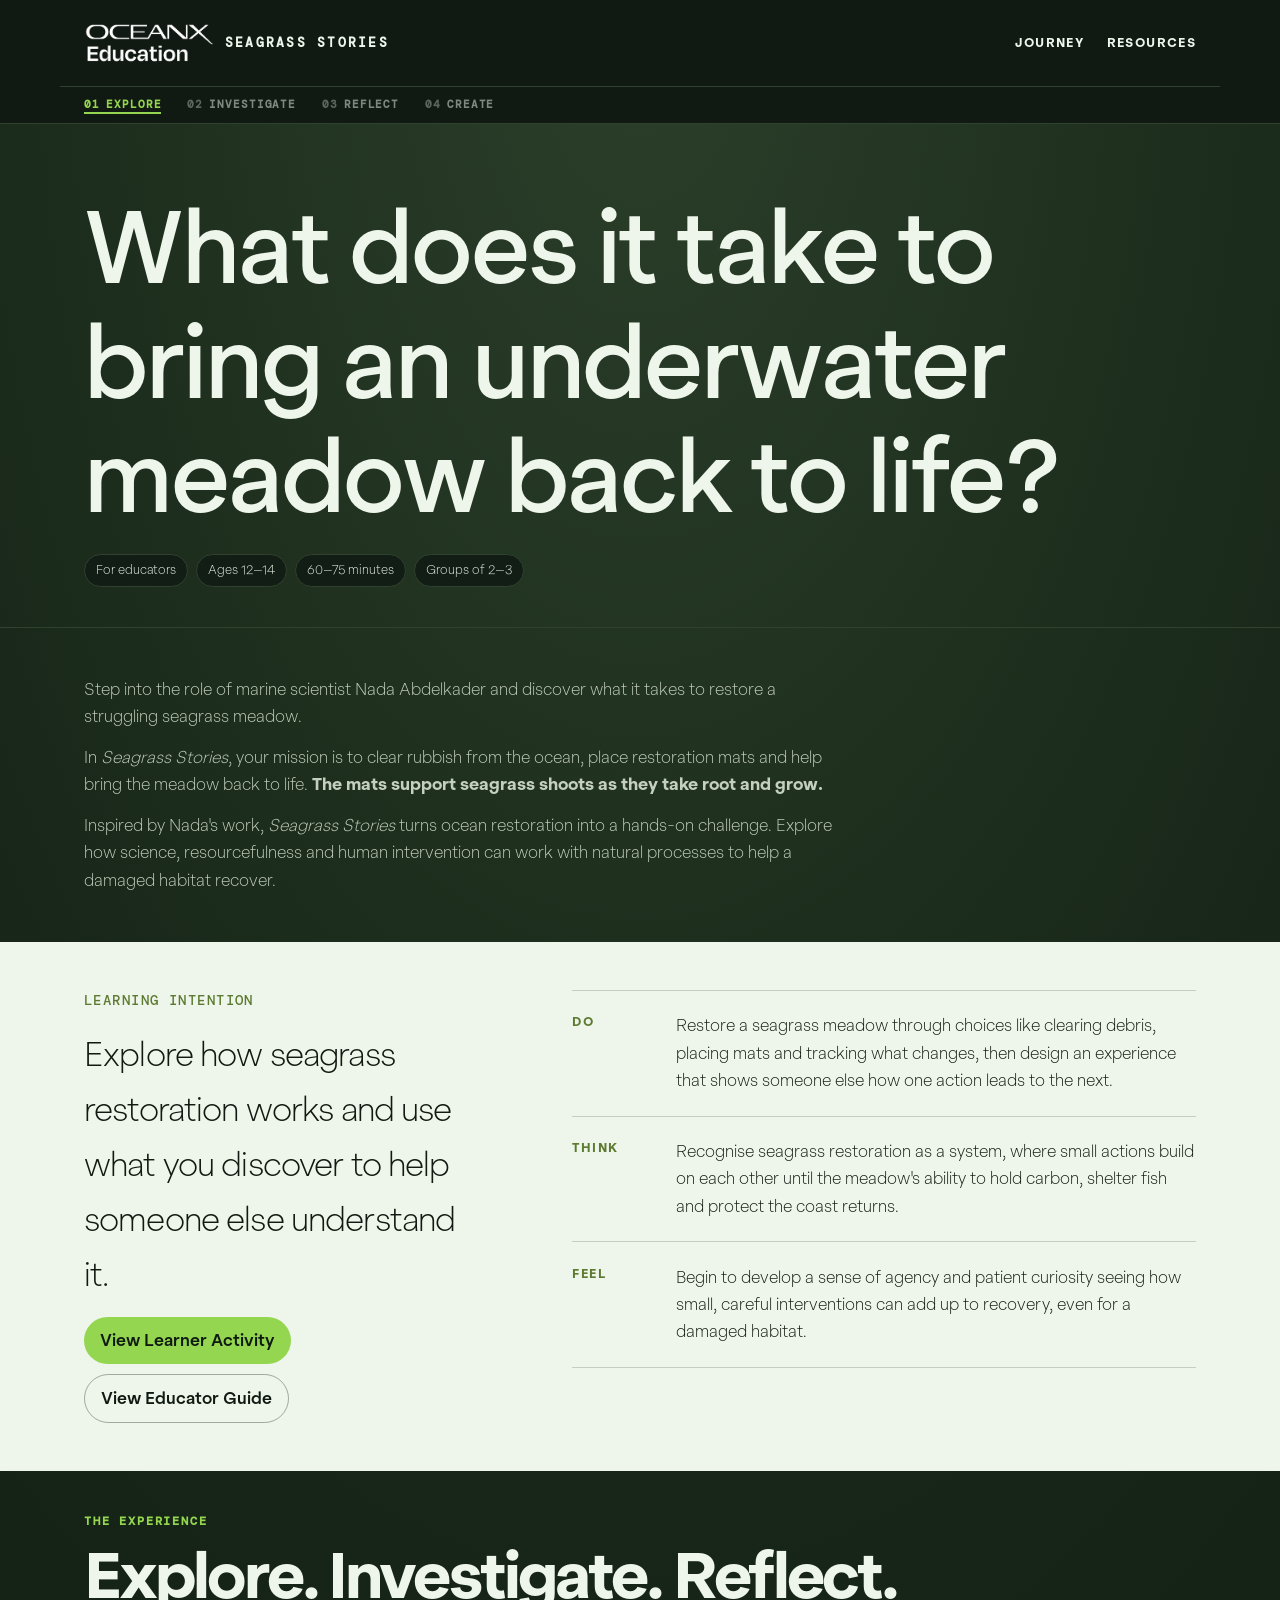
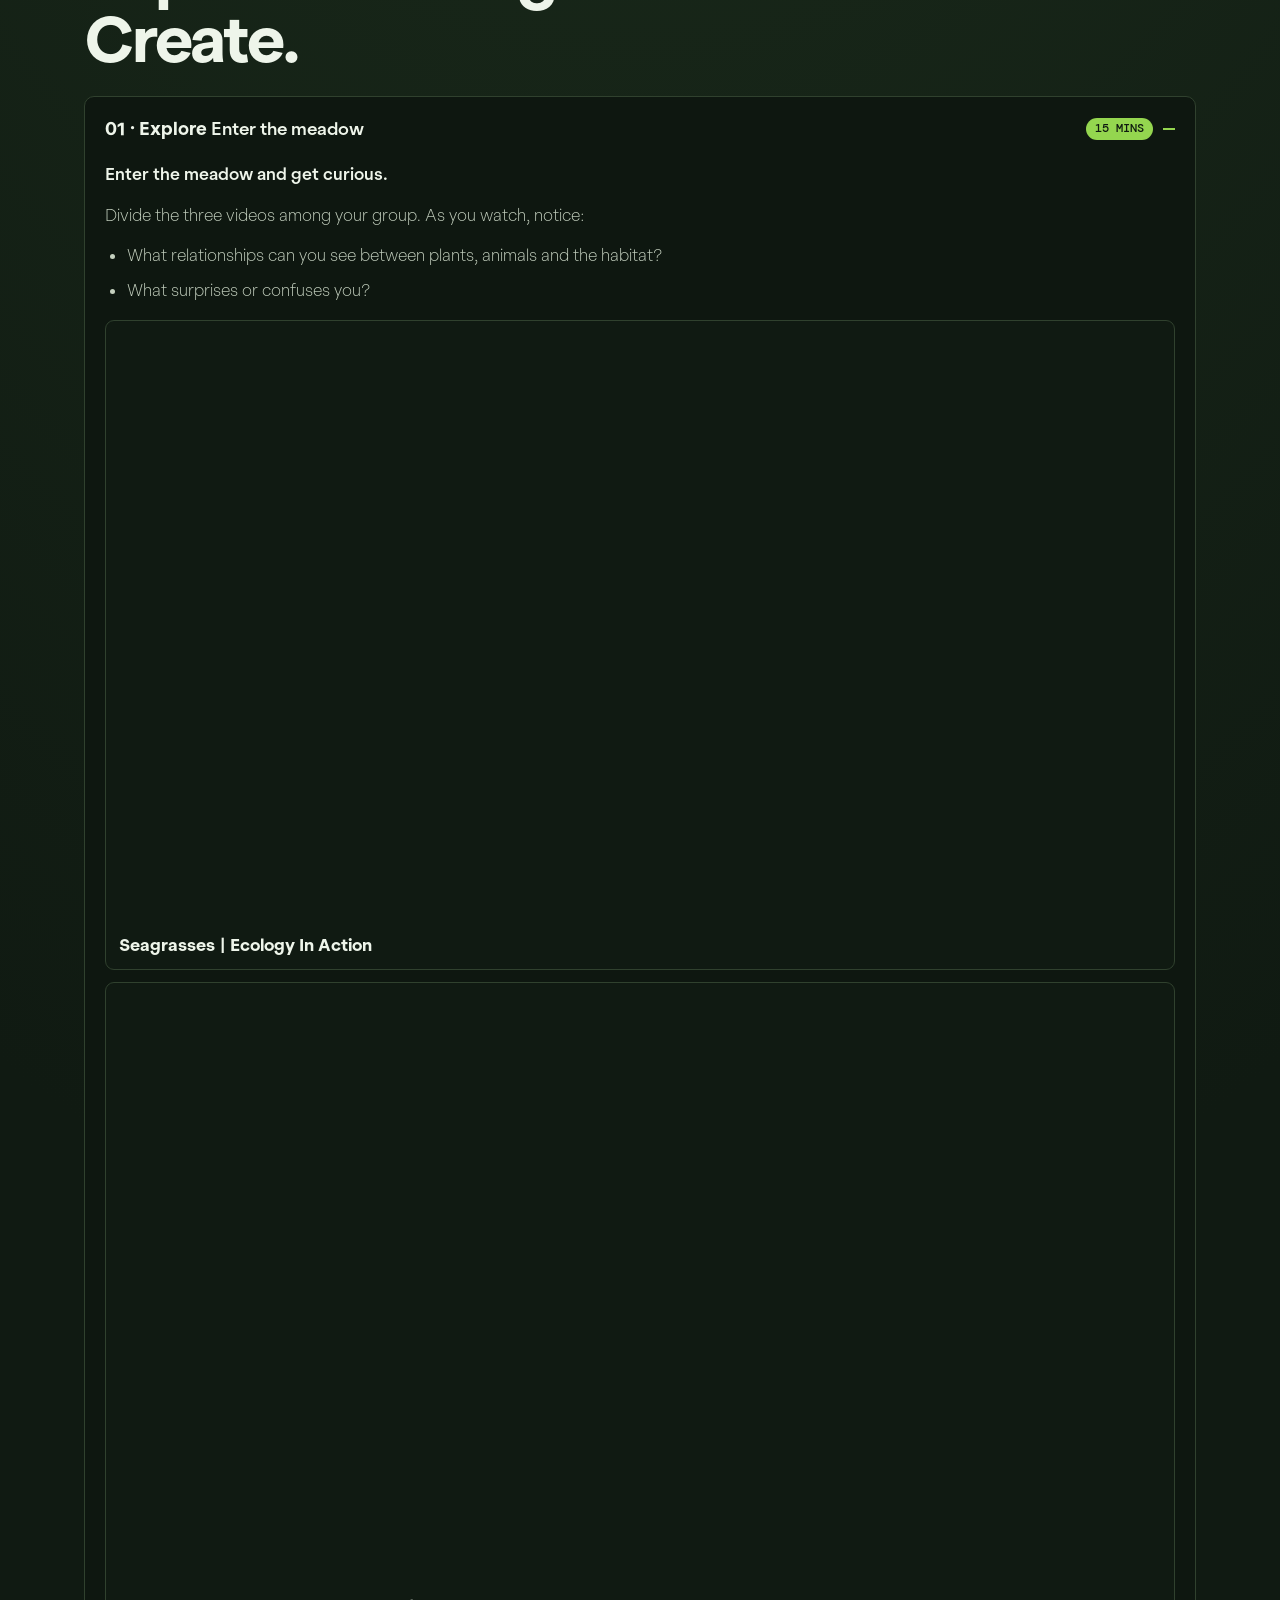
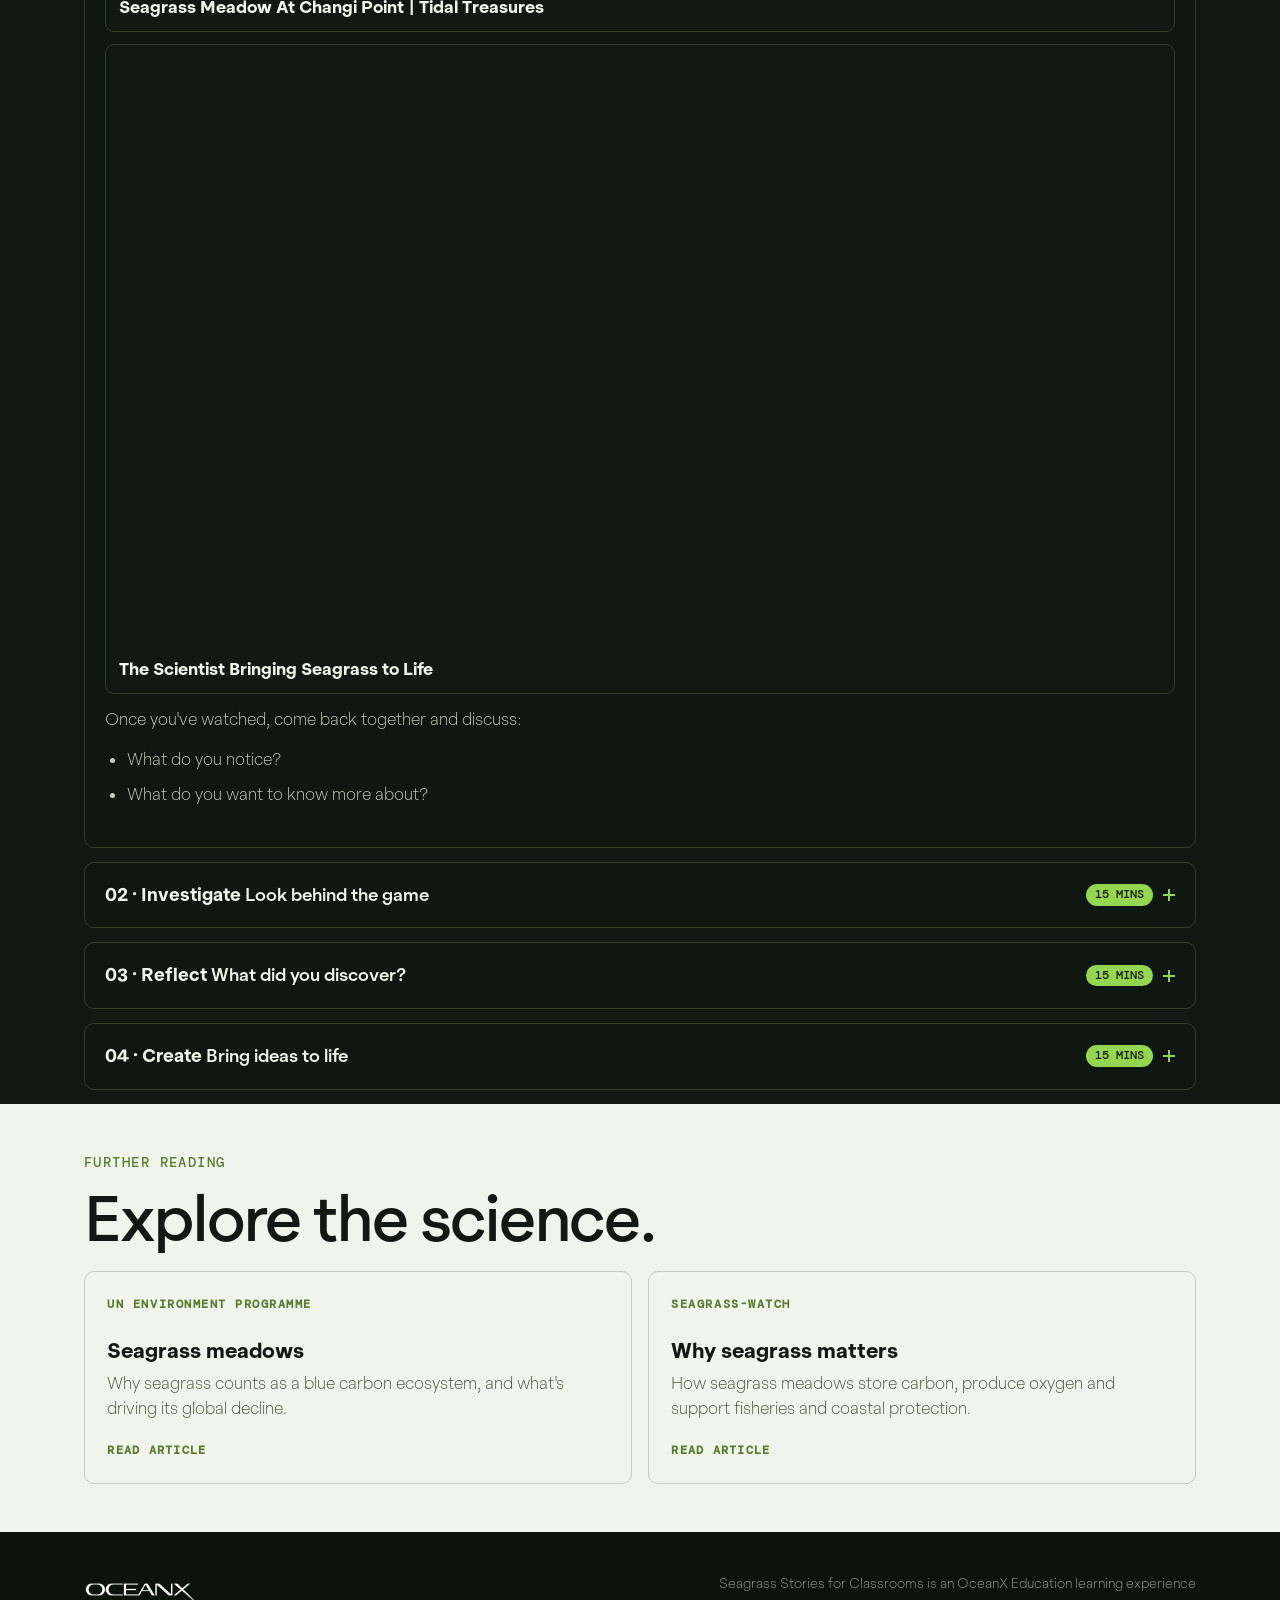
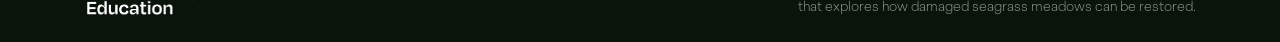
<file: index.html>
<!doctype html>
<html lang="en-GB">

<head>
    <meta charset="utf-8">
    <meta name="viewport" content="width=device-width,initial-scale=1">
    <title>Seagrass Stories | Classroom Learning Experience</title>
    <link rel="stylesheet" href="main.css">
    <link rel="icon" type="image/svg+xml"
        href="data:image/svg+xml,%3Csvg xmlns='http://www.w3.org/2000/svg' viewBox='0 0 64 64'%3E%3Crect width='64' height='64' rx='14' fill='%230b2940'/%3E%3Cpath d='M30 55C23 43 23 26 38 9c2 18-1 34-8 46Z' fill='%234fb69c'/%3E%3Cpath d='M30 52c1-15 3-27 7-38' fill='none' stroke='%23d8f1e8' stroke-width='2' stroke-linecap='round'/%3E%3C/svg%3E">
    <link rel="stylesheet" href="styles.css">
</head>

<body>
    <header class="site-header">
        <div class="shell nav"><a class="brand" href="#top" aria-label="OceanX Education, Seagrass Stories home"><img
                    src="assets/logos/OceanX-Education-Logo-White.png" alt="OceanX Education"><span
                    class="brand-name">Seagrass Stories</span></a>
            <nav class="nav-links" aria-label="Main navigation"><a href="#journey">Journey</a><a
                    href="#resources">Resources</a></nav>
        </div>
        <div class="shell progress-shell">
            <nav class="progress" aria-label="Learning journey progress"><a href="#step-1"
                    data-step="step-1"><b>01</b><span>Explore</span></a><a href="#step-2"
                    data-step="step-2"><b>02</b><span>Investigate</span></a><a href="#step-3"
                    data-step="step-3"><b>03</b><span>Reflect</span></a><a href="#step-4"
                    data-step="step-4"><b>04</b><span>Create</span></a></nav>
        </div>
    </header>
    <main id="top">
        <header class="hero hero-content">
            <div class="shell">
                <h1>What does it take to bring an underwater meadow back to life?</h1>
                <div class="meta"><span class="pill">For educators</span><span class="pill">Ages 12–14</span><span
                        class="pill">60–75 minutes</span><span class="pill">Groups of 2–3</span></div>
            </div>
        </header>

        <section class="overview">
            <div class="shell">
                <p>Step into the role of marine scientist Nada Abdelkader and discover what it takes to restore a
                    struggling seagrass meadow.</p>
                <p>In <em>Seagrass Stories</em>, your mission is to clear rubbish from the ocean, place restoration mats
                    and help bring the meadow back to life. <strong>The mats support seagrass shoots as they take root
                        and grow.</strong></p>
                <p>Inspired by Nada's work, <em>Seagrass Stories</em> turns ocean restoration into a hands-on challenge.
                    Explore how science, resourcefulness and human intervention can work with natural processes to help
                    a damaged habitat recover.</p>
            </div>
        </section>

        <section class="intention">
            <div class="shell intention-grid">
                <div>
                    <h2>Learning intention</h2>
                    <p class="intention-statement">Explore how seagrass restoration works and use what you discover to
                        help someone else understand it.</p>
                    <div class="downloads"><a class="button" href="learneractivity.html">View Learner Activity
                        </a><a class="button secondary" href="educatorguide.html">View Educator Guide
                        </a></div>
                </div>
                <div class="outcomes" aria-label="Learning outcomes">
                    <div class="outcome"><b>Do</b>
                        <p>Restore a seagrass meadow through choices like clearing debris, placing mats and tracking
                            what changes, then design an experience that shows someone else how one action leads to the
                            next.</p>
                    </div>
                    <div class="outcome"><b>Think</b>
                        <p>Recognise seagrass restoration as a system, where small actions build on each other until the
                            meadow's ability to hold carbon, shelter fish and protect the coast returns.</p>
                    </div>
                    <div class="outcome"><b>Feel</b>
                        <p>Begin to develop a sense of agency and patient curiosity seeing how small, careful
                            interventions can add up
                            to recovery, even for a damaged habitat.</p>
                    </div>
                </div>
            </div>
        </section>

        <section class="journey" id="journey">
            <div class="shell">
                <h2>THE EXPERIENCE</h2>
                <p>Explore. Investigate. Reflect. Create.</p>
            </div>
        </section>

        <div class="shell accordions">
            <details id="step-1" open>
                <summary><span><b>01 · Explore</b> Enter the meadow</span><span class="time">15 mins</span></summary>
                <div class="body">
                    <p class="lead">Enter the meadow and get curious.</p>
                    <p>Divide the three videos among your group. As you watch, notice:</p>
                    <ul>
                        <li>What relationships can you see between plants, animals and the habitat?</li>
                        <li>What surprises or confuses you?</li>
                    </ul>
                    <div class="video"><iframe src="https://www.youtube.com/embed/0bvOh7qby-c"
                            title="Seagrasses | Ecology In Action" referrerpolicy="strict-origin-when-cross-origin"
                            allowfullscreen></iframe>
                        <div><b>Seagrasses | Ecology In Action</b></div>
                    </div>
                    <div class="video"><iframe src="https://www.youtube.com/embed/CUiX69oMZ2E"
                            title="Seagrass Meadow At Changi Point | Tidal Treasures"
                            referrerpolicy="strict-origin-when-cross-origin" allowfullscreen></iframe>
                        <div><b>Seagrass Meadow At Changi Point | Tidal Treasures</b></div>
                    </div>
                    <div class="video"><iframe src="https://www.youtube.com/embed/9XX4qY16V9Y"
                            title="The Scientist Bringing Seagrass to Life"
                            referrerpolicy="strict-origin-when-cross-origin" allowfullscreen></iframe>
                        <div><b>The Scientist Bringing Seagrass to Life</b></div>
                    </div>
                    <p>Once you've watched, come back together and discuss:</p>
                    <ul>
                        <li>What do you notice?</li>
                        <li>What do you want to know more about?</li>
                    </ul>
                </div>
            </details>

            <details id="step-2">
                <summary><span><b>02 · Investigate</b> Look behind the game</span><span class="time">15 mins</span>
                </summary>
                <div class="body">
                    <p class="lead">Play through the lens of a scientist.</p>
                    <p>Step into Nada's role in <em>Seagrass Stories</em>. Clear rubbish, position restoration mats and
                        help rebuild the meadow. As the meadow changes, investigate:</p>
                    <ul>
                        <li>What changes quickly?</li>
                        <li>What might take longer in the ocean?</li>
                        <li>What evidence would tell you the meadow is recovering?</li>
                    </ul>
                    <a class="play" href="https://seagrassstories-production.up.railway.app/" target="_blank">Play
                        Seagrass Stories</a>
                </div>
            </details>

            <details id="step-3">
                <summary><span><b>03 · Reflect</b> What did you discover?</span><span class="time">15 mins</span>
                </summary>
                <div class="body">
                    <p class="lead">Pause and make sense of what you've experienced.</p>
                    <p>Take a few minutes to reflect on your own, then share and compare your thinking with others.</p>
                    <ul>
                        <li>What did you see, hear or experience that changed how you think about ocean restoration?
                        </li>
                        <li>What are you now curious to understand more about?</li>
                    </ul>
                </div>
            </details>

            <details id="step-4">
                <summary><span><b>04 · Create</b> Bring ideas to life</span><span class="time">15 mins</span></summary>
                <div class="body">
                    <p class="lead">Put your understanding to work.</p>
                    <p>In groups of 2–3, design an experience that helps someone else understand something you've
                        discovered about ocean restoration.</p>
                    <p>Use <strong>6–10 Post-its</strong> to bring your idea to life. Your experience could be a game,
                        video, comic, installation or something completely different.</p>
                    <p>Your idea should show:</p>
                    <ul>
                        <li>a real choice or action</li>
                        <li>what happens because of it</li>
                        <li>how the habitat responds</li>
                        <li>how things change over time</li>
                        <li>what you want someone to understand</li>
                    </ul>
                    <p class="lead">Connect your Post-its. What happens because of what?</p>
                </div>
            </details>
        </div>

        <section class="resources" id="resources">
            <div class="shell">
                <h2>Further reading</h2>
                <p class="resources-title">Explore the science.</p>
                <div class="resource-grid">
                    <a class="resource-card"
                        href="https://www.unep.org/topics/ocean-seas-and-coasts/blue-ecosystems/seagrass-meadows"
                        target="_blank" rel="noopener"><span class="resource-type">UN Environment Programme</span>
                        <div>
                            <h3>Seagrass meadows</h3>
                            <p>Why seagrass counts as a blue carbon ecosystem, and what's driving its global decline.
                            </p>
                            <div class="resource-action">Read article</div>
                        </div>
                    </a>
                    <a class="resource-card" href="https://www.seagrasswatch.org/seagrassimportance/" target="_blank"
                        rel="noopener"><span class="resource-type">Seagrass-Watch</span>
                        <div>
                            <h3>Why seagrass matters</h3>
                            <p>How seagrass meadows store carbon, produce oxygen and support fisheries and coastal
                                protection.</p>
                            <div class="resource-action">Read article</div>
                        </div>
                    </a>
                </div>
            </div>
        </section>

        <!-- ============ CROSS-LINK TO A RELATED PROGRAMME (optional) ============
             Uncomment this section when the experience has a sibling programme
             to recommend. Keep it between Further reading and the footer. -->
        <!--
        <section class="next-ecosystem">
            <div class="shell next-inner">
                <div>
                    <p class="section-kicker">Explore another [related topic]</p>
                    <h2>[One line connecting this programme to the related one.]</h2>
                    <p>Visit <i>[Related Programme Name]</i> to [one clause describing what it offers].</p>
                </div>
                <a href="[link to related programme]" target="_blank" rel="noopener">Visit [Related Programme Name]</a>
            </div>
        </section>
        -->
    </main>
    <footer>
        <div class="shell footer-inner"><img class="footer-logo" src="assets/logos/OceanX-Education-Logo-White.png"
                alt="OceanX Education">
            <p class="footer-copy">Seagrass Stories for Classrooms is an OceanX Education learning experience that
                explores how damaged seagrass meadows can be restored.</p>
        </div>
    </footer>
    <script>(function () {
            var links = document.querySelectorAll('.progress a');
            links.forEach(function (a) {
                a.addEventListener('click', function () {
                    var d = document.getElementById(a.getAttribute('data-step'));
                    if (d) d.open = true;
                });
            });
            if ('IntersectionObserver' in window) {
                var observer = new IntersectionObserver(function (entries) {
                    entries.forEach(function (entry) {
                        if (!entry.isIntersecting) return;
                        var link = document.querySelector('.progress a[data-step="' + entry.target.id + '"]');
                        if (!link) return;
                        links.forEach(function (a) { a.classList.remove('current'); });
                        link.classList.add('current');
                    });
                }, { rootMargin: '-45% 0px -50% 0px', threshold: 0 });
                links.forEach(function (a) {
                    var el = document.getElementById(a.getAttribute('data-step'));
                    if (el) observer.observe(el);
                });
            }
        })();</script>
</body>

</html>
</file>
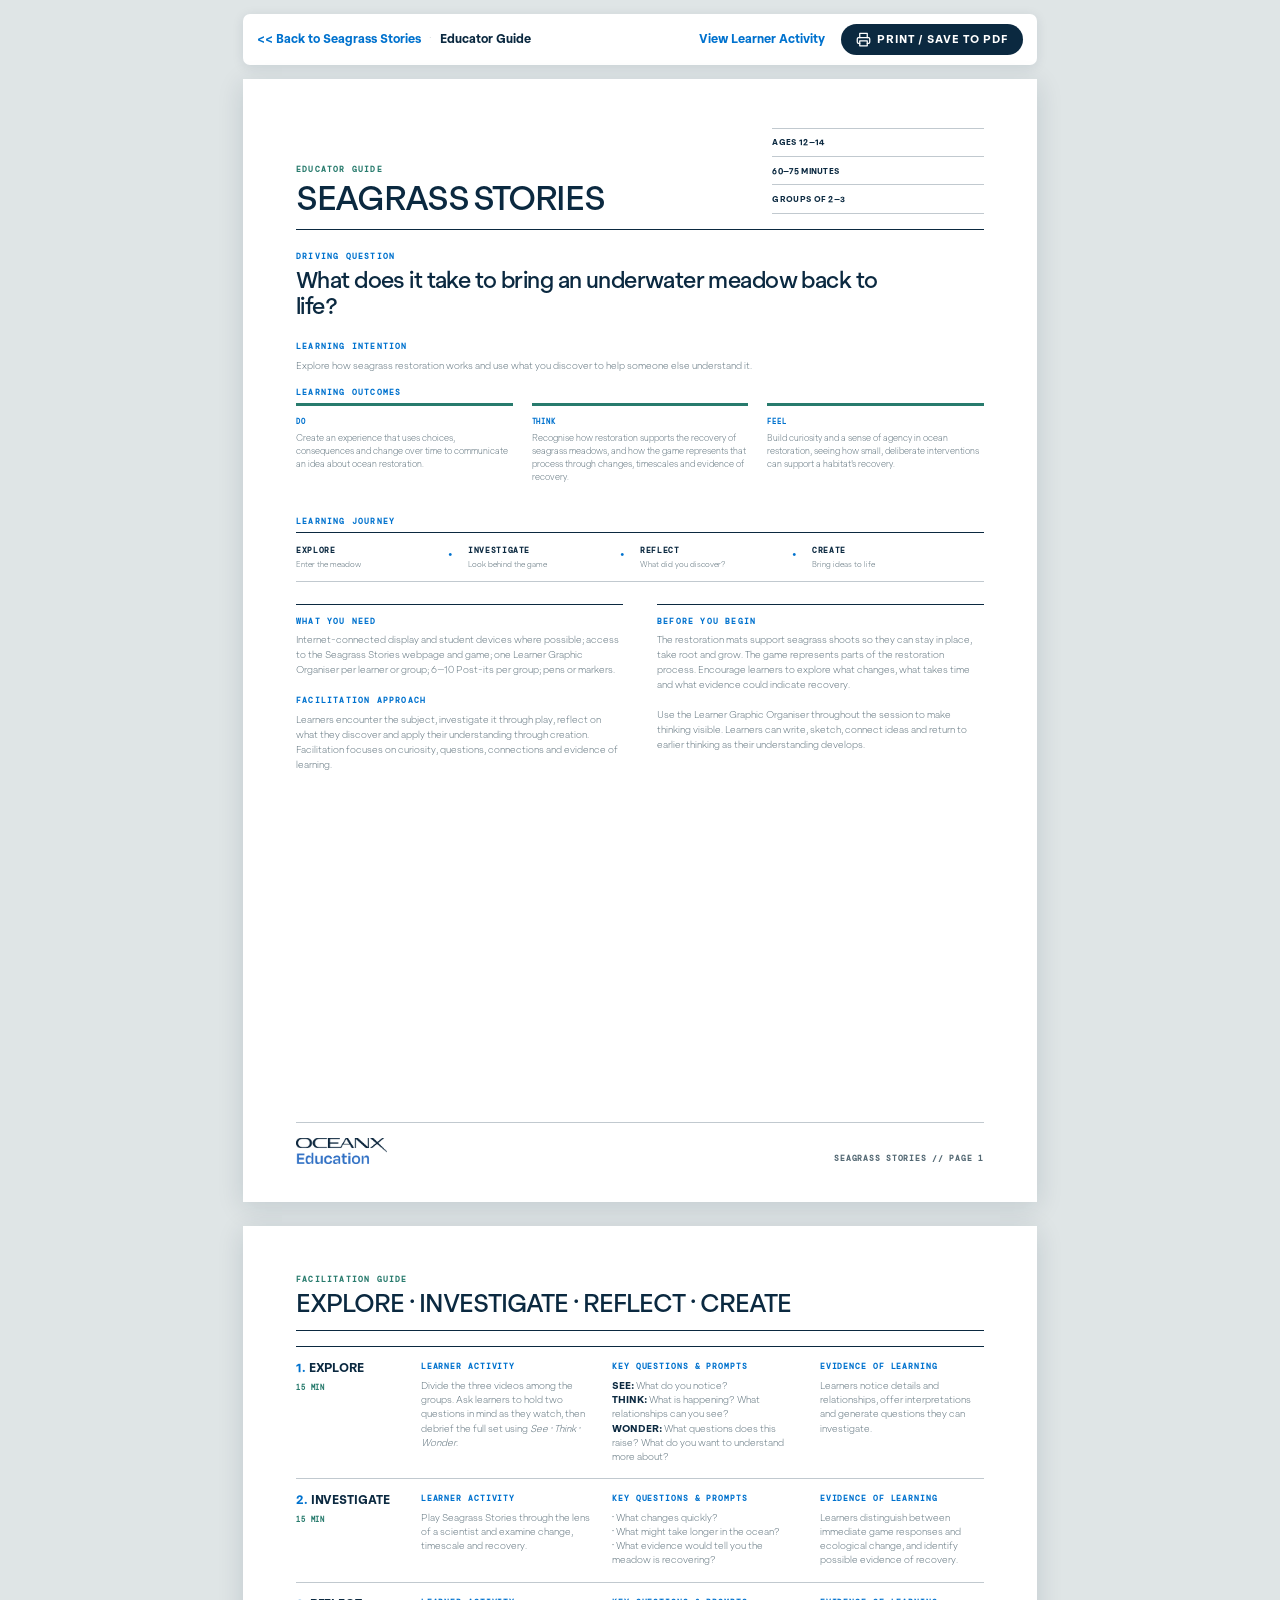
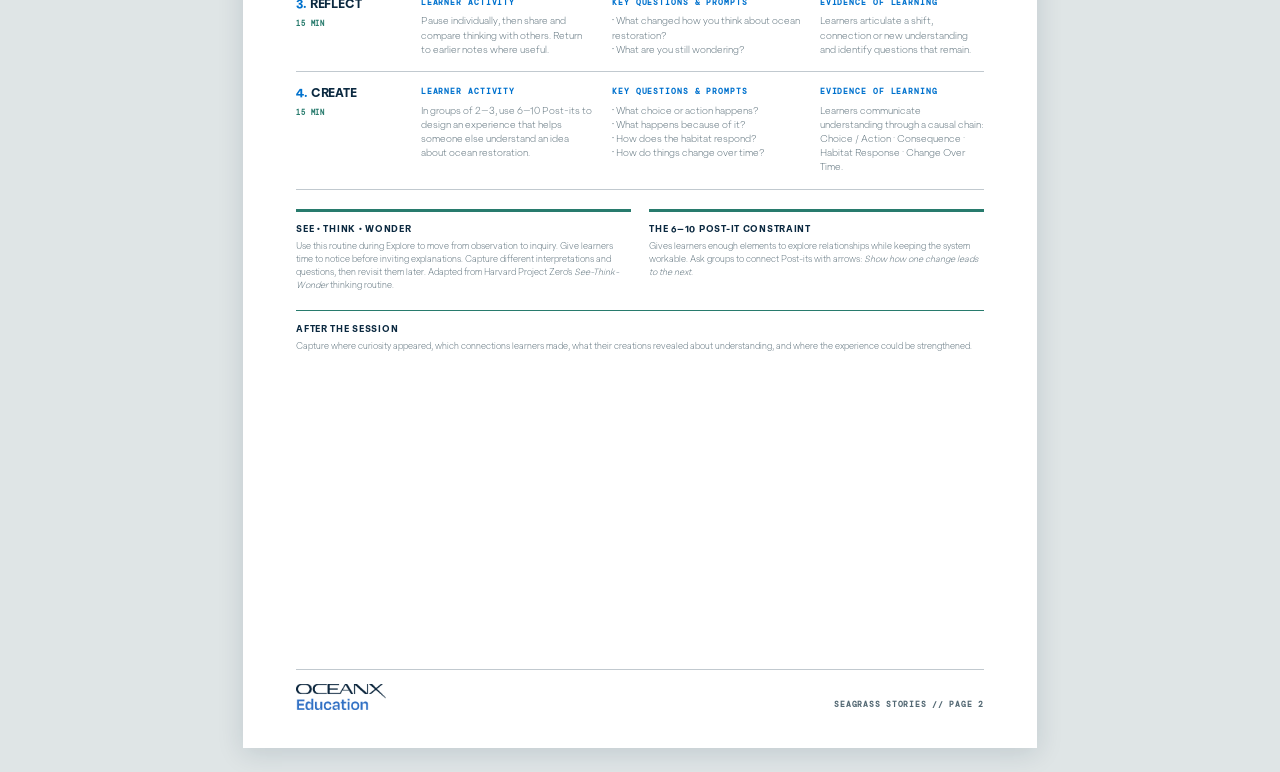
<file: educatorguide.html>
<!DOCTYPE html>
<html lang="en-GB">
<head>
  <meta charset="UTF-8">
  <meta name="viewport" content="width=device-width, initial-scale=1.0">
  <title>Seagrass Stories – Educator Guide</title>
  <link rel="stylesheet" href="main.css">
  <link rel="stylesheet" href="activity.css">
  <link rel="icon" type="image/svg+xml" href="data:image/svg+xml,%3Csvg xmlns='http://www.w3.org/2000/svg' viewBox='0 0 64 64'%3E%3Crect width='64' height='64' rx='14' fill='%230b2940'/%3E%3Cpath d='M30 55C23 43 23 26 38 9c2 18-1 34-8 46Z' fill='%234fb69c'/%3E%3Cpath d='M30 52c1-15 3-27 7-38' fill='none' stroke='%23d8f1e8' stroke-width='2' stroke-linecap='round'/%3E%3C/svg%3E">
</head>
<body class="page-guide">

  <!-- SCREEN-ONLY ACTION BAR -->
  <aside class="print-action-bar" aria-label="Print controls">
    <nav class="print-nav">
      <a href="index.html" onclick="if(history.length>1){history.back();return false;}"><span aria-hidden="true">&lt;&lt;</span> Back to Seagrass Stories</a>
      <span class="sep">·</span><b>Educator Guide</b>
      <a class="switch" href="learneractivity.html">View Learner Activity</a>
    </nav>
    <button class="print-btn" onclick="window.print()">
      <svg width="15" height="15" viewBox="0 0 24 24" fill="none" stroke="currentColor" stroke-width="2" stroke-linecap="round" stroke-linejoin="round" aria-hidden="true">
        <polyline points="6 9 6 2 18 2 18 9"></polyline>
        <path d="M6 18H4a2 2 0 0 1-2-2v-5a2 2 0 0 1 2-2h16a2 2 0 0 1 2 2v5a2 2 0 0 1-2 2h-2"></path>
        <rect x="6" y="14" width="12" height="8"></rect>
      </svg>
      Print / Save to PDF
    </button>
  </aside>

  <!-- ================= GUIDE: PAGE 1 (OVERVIEW) ================= -->
  <main class="sheet">
    <div>
      <header class="header">
        <div>
          <div class="eyebrow-row">
            <div class="eyebrow">Educator Guide</div>
            <span class="print-badge">A4 Printable Guide</span>
          </div>
          <h1 class="main-title">Seagrass Stories</h1>
        </div>
        <div class="meta-pills">
          <span>Ages 12–14</span>
          <span>60–75 minutes</span>
          <span>Groups of 2–3</span>
        </div>
      </header>

      <div class="section-label">Driving question</div>
      <div class="lead-question">What does it take to bring an underwater meadow back to life?</div>

      <div class="section-label">Learning intention</div>
      <p class="body-copy">Explore how seagrass restoration works and use what you discover to help someone else understand it.</p>

      <div class="section-label">Learning outcomes</div>
      <ul class="bullet-list dtf">
        <li><b>Do</b>Create an experience that uses choices, consequences and change over time to communicate an idea about ocean restoration.</li>
        <li><b>Think</b>Recognise how restoration supports the recovery of seagrass meadows, and how the game represents that process through changes, timescales and evidence of recovery.</li>
        <li><b>Feel</b>Build curiosity and a sense of agency in ocean restoration, seeing how small, deliberate interventions can support a habitat's recovery.</li>
      </ul>

      <div class="section-label">Learning journey</div>
      <div class="journey-strip">
        <div class="journey-step">
          <div class="step-name">Explore</div>
          <div class="step-sub">Enter the meadow</div>
        </div>
        <div class="journey-step">
          <div class="step-name">Investigate</div>
          <div class="step-sub">Look behind the game</div>
        </div>
        <div class="journey-step">
          <div class="step-name">Reflect</div>
          <div class="step-sub">What did you discover?</div>
        </div>
        <div class="journey-step">
          <div class="step-name">Create</div>
          <div class="step-sub">Bring ideas to life</div>
        </div>
      </div>

      <div class="two-col">
        <div>
          <div class="section-label">What you need</div>
          <p class="body-copy">Internet-connected display and student devices where possible; access to the Seagrass Stories webpage and game; one Learner Graphic Organiser per learner or group; 6–10 Post-its per group; pens or markers.</p>

          <div class="section-label section-label--spaced">Facilitation approach</div>
          <p class="body-copy">Learners encounter the subject, investigate it through play, reflect on what they discover and apply their understanding through creation. Facilitation focuses on curiosity, questions, connections and evidence of learning.</p>
        </div>

        <div>
          <div class="section-label">Before you begin</div>
          <p class="body-copy">The restoration mats support seagrass shoots so they can stay in place, take root and grow. The game represents parts of the restoration process. Encourage learners to explore what changes, what takes time and what evidence could indicate recovery.</p>
          <p class="body-copy body-copy--spaced">Use the Learner Graphic Organiser throughout the session to make thinking visible. Learners can write, sketch, connect ideas and return to earlier thinking as their understanding develops.</p>
        </div>
      </div>
    </div>

    <footer class="doc-footer">
      <span class="oceanx-footer-logo">OceanX Education</span>
      <span>Seagrass Stories // Page 1</span>
    </footer>
  </main>

  <!-- ================= GUIDE: PAGE 2 (FACILITATION GUIDE) ================= -->
  <main class="sheet">
    <div>
      <header class="header">
        <div>
          <div class="eyebrow-row">
            <div class="eyebrow">Facilitation Guide</div>
            <span class="print-badge">Session Timeline</span>
          </div>
          <h1 class="main-title page2-title">Explore · Investigate · Reflect · Create</h1>
        </div>
      </header>

      <div class="sequence-stack">
        <!-- 1 -->
        <div class="phase-card">
          <div class="phase-card-header">
            <span class="phase-card-title">1. Explore</span>
            <span class="phase-card-time">15 min</span>
          </div>
          <div class="phase-card-body">
            <div>
              <div class="col-label">Learner Activity</div>
              <div class="col-content">Divide the three videos among the groups. Ask learners to hold two questions in mind as they watch, then debrief the full set using <em>See • Think • Wonder</em>.</div>
            </div>
            <div>
              <div class="col-label">Key Questions & Prompts</div>
              <div class="col-content">
                <strong>SEE:</strong> What do you notice?<br>
                <strong>THINK:</strong> What is happening? What relationships can you see?<br>
                <strong>WONDER:</strong> What questions does this raise? What do you want to understand more about?
              </div>
            </div>
            <div>
              <div class="col-label">Evidence of Learning</div>
              <div class="col-content">Learners notice details and relationships, offer interpretations and generate questions they can investigate.</div>
            </div>
          </div>
        </div>

        <!-- 2 -->
        <div class="phase-card">
          <div class="phase-card-header">
            <span class="phase-card-title">2. Investigate</span>
            <span class="phase-card-time">15 min</span>
          </div>
          <div class="phase-card-body">
            <div>
              <div class="col-label">Learner Activity</div>
              <div class="col-content">Play Seagrass Stories through the lens of a scientist and examine change, timescale and recovery.</div>
            </div>
            <div>
              <div class="col-label">Key Questions & Prompts</div>
              <div class="col-content">
                • What changes quickly?<br>
                • What might take longer in the ocean?<br>
                • What evidence would tell you the meadow is recovering?
              </div>
            </div>
            <div>
              <div class="col-label">Evidence of Learning</div>
              <div class="col-content">Learners distinguish between immediate game responses and ecological change, and identify possible evidence of recovery.</div>
            </div>
          </div>
        </div>

        <!-- 3 -->
        <div class="phase-card">
          <div class="phase-card-header">
            <span class="phase-card-title">3. Reflect</span>
            <span class="phase-card-time">15 min</span>
          </div>
          <div class="phase-card-body">
            <div>
              <div class="col-label">Learner Activity</div>
              <div class="col-content">Pause individually, then share and compare thinking with others. Return to earlier notes where useful.</div>
            </div>
            <div>
              <div class="col-label">Key Questions & Prompts</div>
              <div class="col-content">
                • What changed how you think about ocean restoration?<br>
                • What are you still wondering?
              </div>
            </div>
            <div>
              <div class="col-label">Evidence of Learning</div>
              <div class="col-content">Learners articulate a shift, connection or new understanding and identify questions that remain.</div>
            </div>
          </div>
        </div>

        <!-- 4 -->
        <div class="phase-card">
          <div class="phase-card-header">
            <span class="phase-card-title">4. Create</span>
            <span class="phase-card-time">15 min</span>
          </div>
          <div class="phase-card-body">
            <div>
              <div class="col-label">Learner Activity</div>
              <div class="col-content">In groups of 2–3, use 6–10 Post-its to design an experience that helps someone else understand an idea about ocean restoration.</div>
            </div>
            <div>
              <div class="col-label">Key Questions & Prompts</div>
              <div class="col-content">
                • What choice or action happens?<br>
                • What happens because of it?<br>
                • How does the habitat respond?<br>
                • How do things change over time?
              </div>
            </div>
            <div>
              <div class="col-label">Evidence of Learning</div>
              <div class="col-content">Learners communicate understanding through a causal chain: Choice / Action · Consequence · Habitat Response · Change Over Time.</div>
            </div>
          </div>
        </div>
      </div>

      <div class="notes-grid">
        <div class="note-box">
          <h3>See • Think • Wonder</h3>
          <p>Use this routine during Explore to move from observation to inquiry. Give learners time to notice before inviting explanations. Capture different interpretations and questions, then revisit them later. Adapted from Harvard Project Zero's <em>See-Think-Wonder</em> thinking routine.</p>
        </div>
        <div class="note-box">
          <h3>The 6–10 Post-it Constraint</h3>
          <p>Gives learners enough elements to explore relationships while keeping the system workable. Ask groups to connect Post-its with arrows: <em>Show how one change leads to the next.</em></p>
        </div>
        <div class="note-box note-box--wide">
          <h3>After the Session</h3>
          <p>Capture where curiosity appeared, which connections learners made, what their creations revealed about understanding, and where the experience could be strengthened.</p>
        </div>
      </div>
    </div>

    <footer class="doc-footer">
      <span class="oceanx-footer-logo">OceanX Education</span>
      <span>Seagrass Stories // Page 2</span>
    </footer>
  </main>

</body>
</html>
</file>
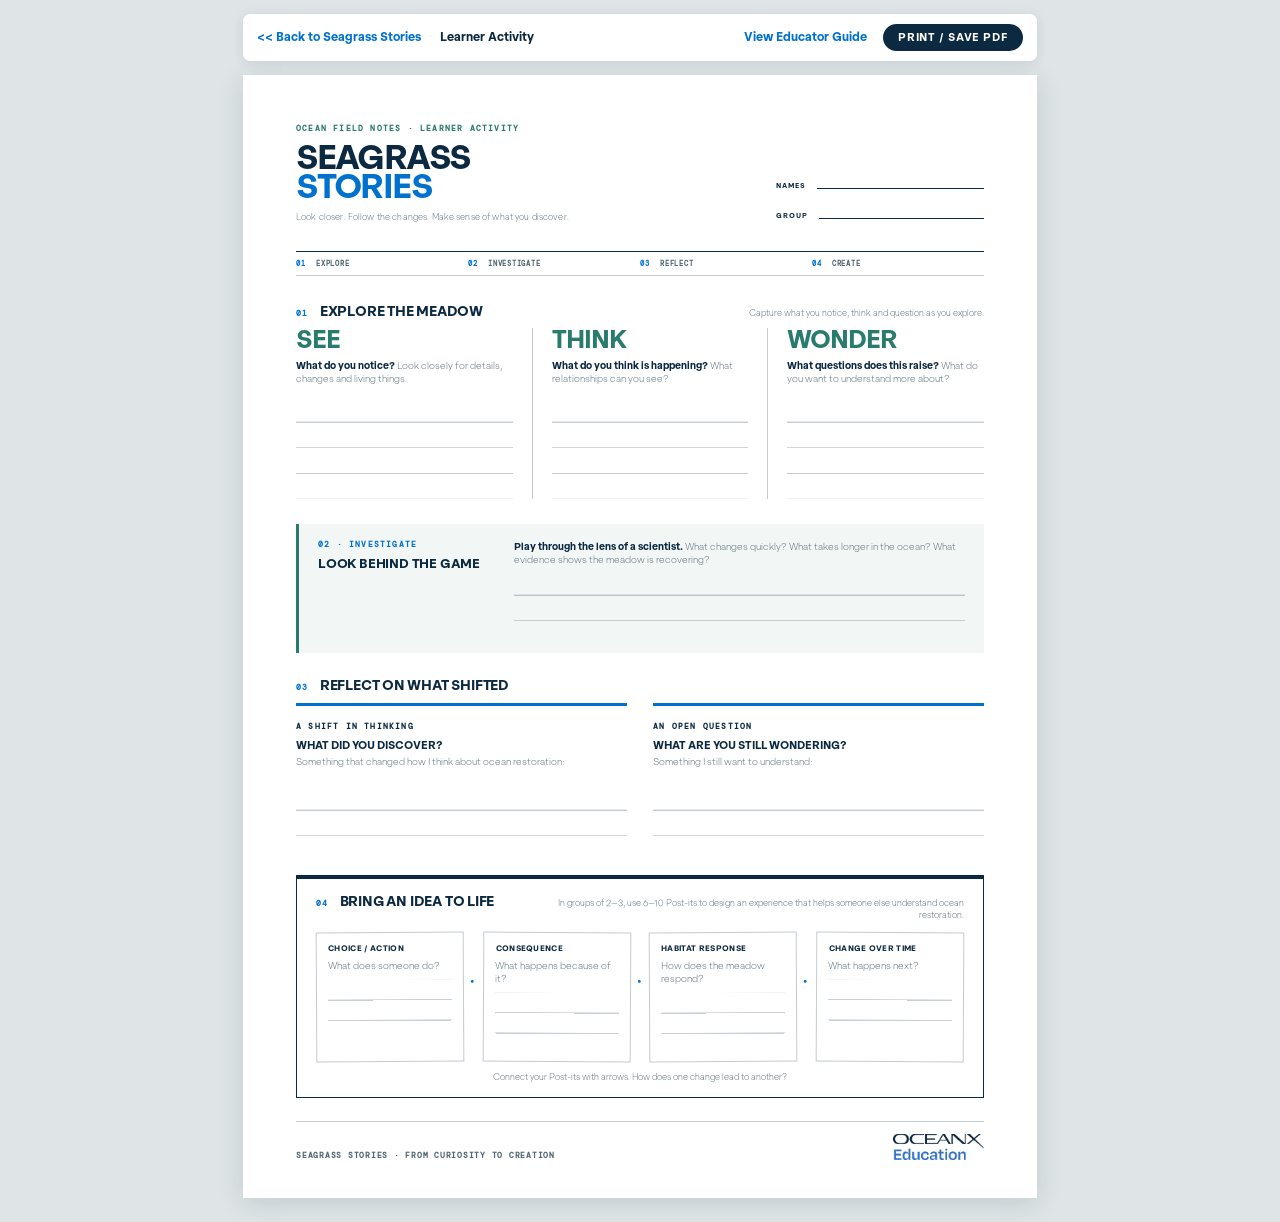
<file: learneractivity.html>
<!DOCTYPE html>
<html lang="en-GB">

<head>
    <meta charset="UTF-8">
    <meta name="viewport" content="width=device-width,initial-scale=1">
    <title>Seagrass Stories – Learner Activity</title>
    <link rel="stylesheet" href="main.css">
    <link rel="stylesheet" href="activity.css">
    <link rel="icon" type="image/svg+xml"
        href="data:image/svg+xml,%3Csvg xmlns='http://www.w3.org/2000/svg' viewBox='0 0 64 64'%3E%3Crect width='64' height='64' rx='14' fill='%230b2940'/%3E%3Cpath d='M30 55C23 43 23 26 38 9c2 18-1 34-8 46Z' fill='%234fb69c'/%3E%3Cpath d='M30 52c1-15 3-27 7-38' fill='none' stroke='%23d8f1e8' stroke-width='2' stroke-linecap='round'/%3E%3C/svg%3E">
</head>

<body class="page-activity">
    <aside class="print-action-bar">
        <nav class="print-nav"><a href="index.html" onclick="if(history.length>1){history.back();return false;}"><span aria-hidden="true">&lt;&lt;</span> Back to
                Seagrass Stories</a><span class="sep">·</span><b>Learner Activity</b><a class="switch"
                href="educatorguide.html">View Educator Guide</a></nav><button class="print-btn"
            onclick="window.print()">Print / Save PDF</button>
    </aside>
    <main class="sheet">
        <header>
            <div>
                <div class="kicker">Ocean field notes · Learner activity</div>
                <h1>Seagrass <span>Stories</span></h1>
                <p class="strapline">Look closer. Follow the changes. Make sense of what you discover.</p>
            </div>
            <div class="identity"><label>Names <i></i></label><label>Group <i></i></label></div>
        </header>
        <nav class="journey" aria-label="Learning journey"><span><b>01</b> Explore</span><span><b>02</b>
                Investigate</span><span><b>03</b> Reflect</span><span><b>04</b> Create</span></nav>
        <section>
            <div class="section-head"><span class="stage-no">01</span>
                <h2>Explore the meadow</h2>
                <p class="section-intro">Capture what you notice, think and question as you explore.</p>
            </div>
            <div class="experience-grid">
                <article class="prompt">
                    <h3>See</h3>
                    <p><strong>What do you notice?</strong> Look closely for details, changes and living things.</p>
                    <div class="writing-field"></div>
                </article>
                <article class="prompt">
                    <h3>Think</h3>
                    <p><strong>What do you think is happening?</strong> What relationships can you see?</p>
                    <div class="writing-field"></div>
                </article>
                <article class="prompt">
                    <h3>Wonder</h3>
                    <p><strong>What questions does this raise?</strong> What do you want to understand more about?</p>
                    <div class="writing-field"></div>
                </article>
            </div>
        </section>
        <section class="investigate">
            <div class="section-head"><span class="stage-no">02 · Investigate</span>
                <h2>Look behind the game</h2>
            </div>
            <div class="investigate-copy">
                <p><strong>Play through the lens of a scientist.</strong> What changes quickly? What takes longer in the
                    ocean? What evidence shows the meadow is recovering?</p>
                <div class="writing-field"></div>
            </div>
        </section>
        <section>
            <div class="section-head"><span class="stage-no">03</span>
                <h2>Reflect on what shifted</h2>
            </div>
            <div class="reflect-grid">
                <article class="block"><span class="micro-label">A shift in thinking</span>
                    <h3>What did you discover?</h3>
                    <p>Something that changed how I think about ocean restoration:</p>
                    <div class="writing-field"></div>
                </article>
                <article class="block"><span class="micro-label">An open question</span>
                    <h3>What are you still wondering?</h3>
                    <p>Something I still want to understand:</p>
                    <div class="writing-field"></div>
                </article>
            </div>
        </section>
        <section class="create">
            <div class="section-head"><span class="stage-no">04</span>
                <h2>Bring an idea to life</h2>
                <p class="section-intro">In groups of 2–3, use 6–10 Post-its to design an experience that helps someone
                    else understand ocean restoration.</p>
            </div>
            <div class="chain">
                <article class="chain-card">
                    <h3>Choice / Action</h3>
                    <p>What does someone do?</p>
                    <div class="chain-rule"></div>
                </article>
                <article class="chain-card">
                    <h3>Consequence</h3>
                    <p>What happens because of it?</p>
                    <div class="chain-rule"></div>
                </article>
                <article class="chain-card">
                    <h3>Habitat Response</h3>
                    <p>How does the meadow respond?</p>
                    <div class="chain-rule"></div>
                </article>
                <article class="chain-card">
                    <h3>Change Over Time</h3>
                    <p>What happens next?</p>
                    <div class="chain-rule"></div>
                </article>
            </div>
            <p class="chain-caption">Connect your Post-its with arrows. How does one change lead to another?</p>
        </section>
        <footer>
            <div class="footer-copy">Seagrass Stories · From curiosity to creation</div><img class="oceanx-logo"
                src="[data-uri]"
                alt="OceanX Education">
        </footer>
    </main>
</body>

</html>
</file>
<file: main.css>
/* Shared typography foundation for all Seagrass Stories pages. */
@font-face {
  font-family: 'Zeist';
  src: url('assets/fonts/ZeistN2-Light.otf') format('opentype');
  font-weight: 300;
  font-style: normal;
  font-display: swap;
}

@font-face {
  font-family: 'Zeist';
  src: url('assets/fonts/ZeistN2-Regular.otf') format('opentype');
  font-weight: 400;
  font-style: normal;
  font-display: swap;
}

@font-face {
  font-family: 'Zeist';
  src: url('assets/fonts/ZeistN2-Medium.otf') format('opentype');
  font-weight: 500;
  font-style: normal;
  font-display: swap;
}

@font-face {
  font-family: 'Zeist';
  src: url('assets/fonts/ZeistN2-SemiBold.otf') format('opentype');
  font-weight: 600;
  font-style: normal;
  font-display: swap;
}

@font-face {
  font-family: 'Zeist';
  src: url('assets/fonts/ZeistN2-Bold.otf') format('opentype');
  font-weight: 700;
  font-style: normal;
  font-display: swap;
}

@font-face {
  font-family: 'DM Mono';
  src: url('assets/fonts/DMMono-Medium.ttf') format('truetype');
  font-weight: 500;
  font-style: normal;
  font-display: swap;
}
</file>
<file: styles.css>
:root {
  --lime: #94d64f;
  --lime2: #b6df86;
  --pale: #eef5ea;
  --body: #c4d0bf;
  --muted: #889783;
  --line: #30412e;
  --card: #16241d;
  --bg: #101a12;
  --sans: "Zeist", Arial, "Helvetica Neue", sans-serif;
  --mono: "DM Mono", "SFMono-Regular", monospace;
}

* {
  box-sizing: border-box;
}

html {
  scroll-behavior: smooth;
}

body {
  margin: 0;
  background: radial-gradient(125% 60% at 50% 0%, #2b3f2a, #182719 48%, #101a12);
  color: var(--body);
  font-family: var(--sans);
  font-size: 17px;
  font-weight: 300;
  line-height: 1.6;
}

main {
  display: block;
}

.hero {
  padding: 50px 0 12px;
}

h1 {
  font-weight: 500;
  font-size: clamp(3.25rem, 8vw, 6.8rem);
  line-height: 1.12;
  letter-spacing: -.02em;
  color: var(--pale);
  max-width: 18ch;
  margin: 16px 0 20px;
}

.meta {
  display: flex;
  gap: 8px;
  flex-wrap: wrap;
  margin-bottom: 28px;
}

.pill {
  border: 1px solid var(--line);
  border-radius: 999px;
  padding: 5px 11px;
  font-size: .8rem;
  color: var(--pale);
  background: #111d15;
}

.overview,
.intention,
.feedback,
.resources {
  padding-block: clamp(2rem, 4vw, 3rem);
  border-top: 1px solid var(--line);
}

.intention {
  background: var(--pale);
  color: var(--bg);
  border-top: 0;
}

.overview p,
.intention p,
.feedback p {
  max-width: 760px;
  margin: 0 0 14px;
  font-weight: 300;
  line-height: 1.6;
}

.overview p:last-child,
.intention p:last-child,
.feedback p:last-child {
  margin: 0;
}

.feedback {
  border-bottom: 1px solid var(--line);
}

.intention h2,
.feedback h2,
.resources h2 {
  font: .9rem/1.4 var(--mono);
  text-transform: uppercase;
  letter-spacing: .1em;
  color: var(--lime2);
  margin: 0 0 10px;
}

.intention h2,
.resources h2 {
  color: #5c7a30;
}

.intention p {
  margin: 0 0 10px;
}

.intention-grid {
  display: grid;
  grid-template-columns: .78fr 1.22fr;
  gap: clamp(2rem, 7vw, 7rem);
  align-items: start;
}

.intention-statement {
  padding-top: .35rem;
  font-size: clamp(1.45rem, 3vw, 2.15rem);
  line-height: 1.32;
  letter-spacing: -.025em;
  max-width: none;
}

.outcomes {
  display: grid;
  border-top: 1px solid rgba(16, 26, 18, .18);
}

.outcome {
  display: grid;
  grid-template-columns: 5.5rem 1fr;
  gap: 1rem;
  padding: 1.35rem 0;
  border-bottom: 1px solid rgba(16, 26, 18, .18);
}

.outcome b {
  color: #5c7a30;
  font-size: .78rem;
  letter-spacing: .12em;
  text-transform: uppercase;
}

.outcome p {
  margin: 0;
  max-width: none;
}

.resources {
  background: var(--pale);
  color: var(--bg);
  border-top: 0;
}

.resources-title {
  max-width: 850px;
  margin: 0;
  font-weight: 500;
  font-size: clamp(2.15rem, 5vw, 4.2rem);
  line-height: 1.15;
  letter-spacing: -.02em;
  color: var(--bg);
}

.resource-grid {
  display: grid;
  grid-template-columns: 1fr 1fr;
  gap: 1rem;
  margin-top: 1rem;
}

.resource-card {
  display: flex;
  flex-direction: column;
  justify-content: space-between;
  min-height: 190px;
  padding: 1.4rem;
  border: 1px solid rgba(16, 26, 18, .18);
  border-radius: 10px;
  text-decoration: none;
  transition: transform .2s ease, border-color .2s ease, background .2s ease;
}

.resource-card:hover,
.resource-card:focus-visible {
  transform: translateY(-3px);
  border-color: #5c7a30;
  background: rgba(16, 26, 18, .04);
}

.resource-type {
  color: #5c7a30;
  font-size: .73rem;
  font-weight: 800;
  letter-spacing: .13em;
  text-transform: uppercase;
  font-family: var(--mono);
}

.resource-card h3 {
  max-width: 25ch;
  margin: 1.6rem 0 .5rem;
  font-size: 1.3rem;
  line-height: 1.15;
  color: var(--bg);
}

.resource-card p {
  margin: 0;
  max-width: none;
  color: #46543f;
  line-height: 1.5;
}

.resource-action {
  margin-top: 1.2rem;
  font-size: .78rem;
  font-weight: 800;
  letter-spacing: .1em;
  text-transform: uppercase;
  font-family: var(--mono);
  color: #5c7a30;
}

.section-kicker {
  margin: 0 0 .85rem;
  color: #5c7a30;
  font: 800 .76rem/1.4 var(--mono);
  letter-spacing: .15em;
  text-transform: uppercase;
}

/* ---------- Cross-link to a related programme (optional section) ---------- */
.next-ecosystem {
  color: var(--pale);
  background: #3d6337;
}

.next-inner {
  display: flex;
  align-items: flex-end;
  justify-content: space-between;
  gap: 3rem;
  padding-block: clamp(2.5rem, 5vw, 4.5rem);
}

.next-ecosystem .section-kicker {
  color: var(--lime);
}

.next-ecosystem h2 {
  max-width: 700px;
  margin: 0 0 .85rem;
  font-size: clamp(2rem, 4vw, 3.3rem);
  line-height: 1;
  color: var(--pale);
}

.next-ecosystem p:not(.section-kicker) {
  max-width: 650px;
  margin: 0;
  color: rgba(238, 245, 234, .78);
}

.next-ecosystem > .next-inner > a {
  flex: 0 0 auto;
  padding: .9rem 1.1rem;
  color: var(--bg);
  background: var(--lime);
  border-radius: .55rem;
  text-decoration: none;
  font-weight: 800;
}

.journey {
  padding: 42px 0 18px;
}

.journey h2 {
  margin: 0 0 .85rem;
  font: 800 .76rem/1.4 var(--mono);
  letter-spacing: .15em;
  text-transform: uppercase;
  color: var(--lime);
}

.journey p {
  max-width: 850px;
  margin: 0;
  font-weight: 700;
  font-size: clamp(2.15rem, 5vw, 4.2rem);
  line-height: 1;
  letter-spacing: -.045em;
  color: var(--pale);
}

.downloads {
  display: flex;
  gap: 10px;
  flex-wrap: wrap;
  margin-top: 16px;
}

.button {
  display: inline-flex;
  align-items: center;
  gap: 8px;
  padding: 10px 16px;
  border-radius: 999px;
  text-decoration: none;
  font-weight: 600;
  background: var(--lime);
  color: #0f1a10;
  transition: background-color .18s ease, border-color .18s ease, color .18s ease, box-shadow .18s ease, transform .12s ease;
}

.button:hover {
  background: #a8e065;
  box-shadow: 0 4px 14px rgba(148, 214, 79, .35);
  transform: translateY(-1px);
}

.button:active {
  background: #7ec93c;
  box-shadow: none;
  transform: translateY(0) scale(.97);
}

.button:focus-visible {
  outline: 2px solid var(--lime2);
  outline-offset: 2px;
}

.button.secondary {
  background: transparent;
  color: var(--lime2);
  border: 1px solid var(--line);
}

.button.secondary:hover {
  background: rgba(148, 214, 79, .1);
  border-color: var(--lime2);
  color: var(--pale);
  box-shadow: none;
}

.button.secondary:active {
  background: rgba(148, 214, 79, .18);
  border-color: var(--lime);
}

.intention .button.secondary {
  color: var(--bg);
  border-color: rgba(16, 26, 18, .35);
}

.intention .button.secondary:hover {
  background: rgba(16, 26, 18, .08);
  border-color: var(--bg);
  color: var(--bg);
}

.intention .button.secondary:active {
  background: rgba(16, 26, 18, .16);
}

.button .dl-icon {
  width: 14px;
  height: 14px;
  flex: 0 0 auto;
  transition: transform .18s ease;
}

.button:hover .dl-icon {
  transform: translateY(2px);
}

details {
  border: 1px solid var(--line);
  border-radius: 10px;
  margin-bottom: 14px;
  overflow: hidden;
  background: #0e1710;
}

summary {
  list-style: none;
  cursor: pointer;
  padding: 18px 20px;
  display: flex;
  align-items: center;
  gap: .6rem;
  font-size: 1.12rem;
  font-weight: 600;
  color: var(--pale);
}

summary span:first-child {
  flex: 1 1 auto;
  min-width: 0;
}

summary::-webkit-details-marker {
  display: none;
}

summary:after {
  content: "";
  flex: 0 0 12px;
  width: 12px;
  height: 12px;
  margin-left: auto;
  background: linear-gradient(var(--lime), var(--lime)) center / 12px 2px no-repeat, linear-gradient(var(--lime), var(--lime)) center / 2px 12px no-repeat;
}

details[open] summary:after {
  background: linear-gradient(var(--lime), var(--lime)) center / 12px 2px no-repeat;
}

.time {
  font: .75rem/1.3 var(--mono);
  text-transform: uppercase;
  color: #0f1a10;
  background: var(--lime);
  padding: 3px 9px;
  border-radius: 999px;
}

.body {
  padding: 0 20px 22px;
}

.body p {
  margin: 0 0 13px;
}

.body ul {
  margin: 0 0 16px;
  padding-left: 22px;
}

.body li {
  margin-bottom: 8px;
}

.lead {
  font-weight: 600;
  color: var(--pale);
}

.video {
  border: 1px solid var(--line);
  border-radius: 9px;
  overflow: hidden;
  margin: 12px 0;
  background: #101a12;
}

.video iframe {
  display: block;
  width: 100%;
  aspect-ratio: 16/9;
  border: 0;
}

.video div {
  padding: 10px 13px;
}

.video b {
  color: var(--pale);
}

.play {
  display: inline-block;
  padding: 11px 20px;
  border-radius: 999px;
  background: var(--lime);
  color: #0f1a10;
  text-decoration: none;
  font-weight: 600;
}

.feedback p {
  margin: 0 0 10px;
}

footer {
  color: var(--pale);
  background: #0a140b;
}

.footer-inner {
  min-height: 110px;
  padding-block: 1.6rem;
  display: flex;
  align-items: flex-end;
  justify-content: space-between;
  gap: 2rem;
}

.footer-logo {
  width: 7rem;
  height: auto;
  display: block;
}

.footer-copy {
  max-width: 480px;
  margin: 0;
  color: rgba(238, 245, 234, .62);
  font-size: .87rem;
  text-align: right;
}


.site-header {
  position: sticky;
  top: 0;
  z-index: 50;
  background: var(--bg);
  border-bottom: 1px solid var(--line);
}

.shell {
  max-width: 1160px;
  margin: auto;
  padding: 0 24px;
}

.shell.footer-inner {
  padding: 1.6rem 24px;
}

.nav {
  display: flex;
  align-items: center;
  justify-content: space-between;
  gap: 1rem;
  min-height: 5.4rem;
}

.brand {
  display: flex;
  align-items: center;
  gap: .6rem;
  text-decoration: none;
}

.brand img {
  width: 8.2rem;
  height: auto;
  display: block;
}

.brand-name {
  font: 700 .83rem/1.4 var(--mono);
  letter-spacing: .17em;
  text-transform: uppercase;
  color: var(--pale);
}

.nav-links {
  display: flex;
  gap: 1.4rem;
}

.nav-links a {
  color: var(--pale);
  text-decoration: none;
  font-size: .78rem;
  font-weight: 700;
  letter-spacing: .11em;
  text-transform: uppercase;
}

.nav-links a:hover {
  color: var(--lime);
}

.progress-shell {
  border-top: 1px solid var(--line);
}

.progress {
  display: flex;
  gap: 1.6rem;
  overflow-x: auto;
  padding: .55rem 0;
  font: 700 .7rem/1 var(--mono);
  letter-spacing: .08em;
  text-transform: uppercase;
  scrollbar-width: none;
}

.progress::-webkit-scrollbar {
  display: none;
}

.progress a {
  display: flex;
  align-items: center;
  gap: .4rem;
  flex: 0 0 auto;
  color: rgba(238, 245, 234, .5);
  text-decoration: none;
  white-space: nowrap;
  border-bottom: 2px solid transparent;
  padding: .15rem 0;
}

.progress a b {
  font-weight: 700;
  color: rgba(238, 245, 234, .35);
}

.progress a:hover {
  color: var(--pale);
}

.progress a.current {
  color: var(--lime);
  border-bottom-color: var(--lime);
}

.progress a.current b {
  color: var(--lime);
}

#step-1,
#step-2,
#step-3,
#step-4 {
  scroll-margin-top: 8rem;
}

.accordions {
  padding-top: 6px;
}

@media (max-width: 600px) {
  body {
    font-size: 16px;
    overflow-x: hidden;
  }

  main {
    padding-bottom: 0;
  }

  .hero {
    padding: 20px 2px 8px;
  }

  .shell {
    padding: 0 16px;
  }

  .nav {
    min-height: 3.8rem;
  }

  .brand img {
    width: 7.2rem;
  }

  .brand-name {
    display: none;
  }

  .progress {
    gap: 1rem;
    font-size: .62rem;
  }

  #step-1,
  #step-2,
  #step-3,
  #step-4 {
    scroll-margin-top: 6.8rem;
  }

  .hero h1 {
    font-size: clamp(2.75rem, 14vw, 4.3rem);
    margin: 14px 0 18px;
  }

  .meta {
    gap: 6px;
    margin-bottom: 22px;
  }

  .pill {
    font-size: .72rem;
    padding: 4px 9px;
  }

  .overview,
  .intention,
  .feedback,
  .resources {
    padding-block: 22px;
  }

  .journey {
    padding: 32px 2px 16px;
  }

  .intention h2,
  .feedback h2,
  .resources h2 {
    font-size: .78rem;
  }

  .intention-grid {
    grid-template-columns: 1fr;
    gap: 1.75rem;
  }

  .outcome {
    grid-template-columns: 1fr;
    gap: .3rem;
    padding: 1rem 0;
  }

  .resource-grid {
    grid-template-columns: 1fr;
  }

  .next-inner {
    align-items: flex-start;
    flex-direction: column;
    gap: 1.5rem;
  }

  .downloads {
    display: grid;
    gap: 8px;
  }

  .downloads .button,
  .play {
    display: block;
    width: 100%;
    text-align: center;
    padding: 11px 14px;
  }

  .body {
    padding: 0 16px 18px;
  }

  .body ul {
    padding-left: 20px;
  }

  .video {
    margin-left: -2px;
    margin-right: -2px;
  }

  .video div {
    padding: 9px 11px;
    font-size: .9rem;
  }

  summary {
    padding: 15px 16px;
    align-items: flex-start;
    gap: .45rem;
    font-size: 1rem;
    line-height: 1.35;
    overflow-wrap: anywhere;
  }

  .time {
    flex: 0 0 auto;
    font-size: .66rem;
    padding: 3px 7px;
    margin-top: 1px;
  }

  .footer-inner {
    align-items: flex-start;
    flex-direction: column;
  }

  .shell.footer-inner {
    padding: 1.2rem 16px;
  }

  .footer-copy {
    text-align: left;
  }
}

@media (prefers-reduced-motion: reduce) {
  html {
    scroll-behavior: auto;
  }
}
</file>
<file: activity.css>
:root {
      --navy: #0e2a38;
      --teal: #008374;
      --teal-light: #e8f5f3;
      --card-bg: #f8fafb;
      --header-bg: #f1f5f9;
      --text: #1f2937;
      --text-muted: #596773;
      --border: #cbd5e1;
      --border-light: #e2e8f0;
      --font-heading: 'Zeist', Arial, 'Helvetica Neue', sans-serif;
      --font-body: 'Zeist', Arial, 'Helvetica Neue', sans-serif;
    }

    * {
      box-sizing: border-box;
      margin: 0;
      padding: 0;
    }

    body {
      background-color: #f8fafc;
      color: var(--text);
      font-family: var(--font-body);
      font-weight: 300;
      line-height: 1.6;
      -webkit-print-color-adjust: exact;
      print-color-adjust: exact;
    }

    /* =========================================================
       SCREEN ACTION BAR (Disappears on Print)
       ========================================================= */
    .print-action-bar {
      max-width: 820px;
      margin: 16px auto 0 auto;
      padding: 10px 16px;
      background: #f3f7f5;
      border: 1px solid var(--border);
      border-left: 4px solid var(--teal);
      border-radius: 6px;
      display: flex;
      justify-content: space-between;
      align-items: center;
      gap: 12px;
      box-shadow: 0 1px 4px rgba(0, 0, 0, 0.04);
    }

    .print-btn {
      display: inline-flex;
      align-items: center;
      gap: 6px;
      background: var(--navy);
      color: #ffffff;
      border: none;
      padding: 8px 14px;
      border-radius: 4px;
      font-family: var(--font-heading);
      font-size: 11px;
      font-weight: 700;
      letter-spacing: 0.04em;
      text-transform: uppercase;
      cursor: pointer;
      white-space: nowrap;
      transition: opacity 0.15s ease;
    }

    .print-btn:hover {
      opacity: 0.9;
    }

    /* Document Sheets */
    .sheet {
      width: 100%;
      max-width: 820px;
      background: #ffffff;
      margin: 16px auto;
      padding: 24px 20px;
      box-shadow: 0 2px 10px rgba(0, 0, 0, 0.04);
      border: 1px solid var(--border-light);
      border-radius: 6px;
      display: flex;
      flex-direction: column;
      justify-content: space-between;
    }

    /* Header */
    .header {
      border-bottom: 2px solid var(--navy);
      padding-bottom: 10px;
      margin-bottom: 16px;
      display: flex;
      flex-direction: column;
      gap: 6px;
    }

    .eyebrow-row {
      display: flex;
      justify-content: space-between;
      align-items: center;
      margin-bottom: 2px;
    }

    .eyebrow {
      font-family: var(--font-heading);
      font-size: 11px;
      font-weight: 700;
      letter-spacing: 0.08em;
      text-transform: uppercase;
      color: var(--teal);
    }

    .print-badge {
      font-family: var(--font-heading);
      font-size: 9px;
      font-weight: 700;
      letter-spacing: 0.05em;
      text-transform: uppercase;
      color: var(--text-muted);
      border: 1px solid var(--border);
      background: var(--card-bg);
      padding: 2px 6px;
      border-radius: 3px;
    }

    .main-title {
      font-family: var(--font-heading);
      font-size: 26px;
      font-weight: 500;
      text-transform: uppercase;
      letter-spacing: -0.03em;
      color: var(--navy);
      line-height: 1.2;
    }

    .main-title.page2-title { font-size: 22px; }

    .meta-pills {
      display: flex;
      flex-wrap: wrap;
      gap: 6px;
    }

    .meta-pills span {
      font-size: 11px;
      font-weight: bold;
      color: var(--navy);
      background: var(--teal-light);
      padding: 4px 10px;
      border-radius: 4px;
      border: 1px solid rgba(0, 131, 116, 0.2);
    }

    /* Content Hierarchy */
    .section-label {
      font-family: var(--font-heading);
      font-size: 11px;
      font-weight: 700;
      text-transform: uppercase;
      letter-spacing: 0.06em;
      color: var(--navy);
      margin-top: 14px;
      margin-bottom: 4px;
    }

    .section-label.section-label--spaced { margin-top: 12px; }

    .lead-question {
      font-family: var(--font-heading);
      font-size: 16px;
      font-weight: 500;
      color: var(--navy);
      background: var(--card-bg);
      border-left: 3px solid var(--teal);
      border-top: 1px solid var(--border-light);
      border-right: 1px solid var(--border-light);
      border-bottom: 1px solid var(--border-light);
      padding: 10px 12px;
      border-radius: 0 6px 6px 0;
      margin: 8px 0 14px 0;
    }

    .body-copy {
      font-size: 12px;
      color: var(--text);
      font-weight: 300;
      line-height: 1.6;
      margin-bottom: 8px;
    }

    .body-copy.body-copy--spaced { margin-top: 8px; }

    .bullet-list {
      list-style: none;
      margin-bottom: 12px;
    }

    .bullet-list li {
      font-size: 12px;
      line-height: 1.5;
      position: relative;
      padding-left: 14px;
      margin-bottom: 4px;
    }

    .bullet-list li::before {
      content: "•";
      position: absolute;
      left: 0;
      color: var(--teal);
      font-weight: bold;
    }

    /* Learning Journey */
    .journey-strip {
      display: grid;
      grid-template-columns: 1fr;
      gap: 8px;
      margin: 10px 0 16px 0;
    }

    .journey-step {
      background: var(--card-bg);
      border-left: 3px solid var(--teal);
      border-top: 1px solid var(--border-light);
      border-right: 1px solid var(--border-light);
      border-bottom: 1px solid var(--border-light);
      padding: 10px 12px;
      border-radius: 4px;
      display: flex;
      justify-content: space-between;
      align-items: baseline;
    }

    .step-name {
      font-family: var(--font-heading);
      font-size: 11px;
      font-weight: 700;
      text-transform: uppercase;
      color: var(--navy);
    }

    .step-sub {
      font-size: 11px;
      color: var(--text-muted);
    }

    .two-col {
      display: flex;
      flex-direction: column;
      gap: 12px;
      margin-top: 10px;
    }

    /* Facilitation Sequence (Page 2) */
    .sequence-stack {
      display: flex;
      flex-direction: column;
      gap: 10px;
      margin: 12px 0 16px 0;
    }

    .phase-card {
      border: 1px solid var(--border);
      border-radius: 6px;
      overflow: hidden;
      background: #ffffff;
    }

    .phase-card-header {
      background: var(--header-bg);
      border-bottom: 1px solid var(--border);
      padding: 8px 12px;
      display: flex;
      justify-content: space-between;
      align-items: center;
    }

    .phase-card-title {
      font-family: var(--font-heading);
      font-size: 12px;
      font-weight: 700;
      text-transform: uppercase;
      letter-spacing: 0.04em;
      color: var(--navy);
    }

    .phase-card-time {
      font-size: 10.5px;
      font-weight: bold;
      color: var(--teal);
      background: #ffffff;
      padding: 2px 8px;
      border: 1px solid var(--border);
      border-radius: 3px;
    }

    .phase-card-body {
      display: flex;
      flex-direction: column;
      gap: 10px;
      padding: 10px 12px;
    }

    .col-label {
      font-family: var(--font-heading);
      font-size: 10px;
      font-weight: 700;
      text-transform: uppercase;
      color: var(--teal);
      letter-spacing: 0.04em;
      margin-bottom: 3px;
    }

    .col-content {
      font-size: 11.5px;
      line-height: 1.45;
      color: var(--text);
    }

    .notes-grid {
      display: flex;
      flex-direction: column;
      gap: 8px;
      margin-bottom: 12px;
    }

    .note-box {
      background: var(--card-bg);
      border: 1px solid var(--border-light);
      border-left: 3px solid var(--navy);
      border-radius: 0 4px 4px 0;
      padding: 9px 12px;
    }

    .note-box h3 {
      font-family: var(--font-heading);
      font-size: 11px;
      font-weight: 700;
      text-transform: uppercase;
      color: var(--navy);
      margin-bottom: 2px;
    }

    .note-box p {
      font-size: 11px;
      line-height: 1.45;
      color: var(--text-muted);
    }

    .doc-footer {
      border-top: 1px solid var(--border-light);
      padding-top: 8px;
      margin-top: 16px;
      font-family: var(--font-heading);
      font-size: 9.5px;
      font-weight: 700;
      text-transform: uppercase;
      letter-spacing: 0.05em;
      color: var(--text-muted);
      display: flex;
      justify-content: space-between;
    }

    /* Screen Desktop Breakpoint */
    @media screen and (min-width: 768px) {
      .sheet {
        padding: 32px 34px;
      }
      .header {
        flex-direction: row;
        justify-content: space-between;
        align-items: flex-end;
      }
      .eyebrow-row {
        gap: 12px;
      }
      .journey-strip {
        grid-template-columns: repeat(4, 1fr);
        background: var(--card-bg);
        border: 1px solid var(--border-light);
        padding: 10px;
      }
      .journey-step {
        background: transparent;
        border: none;
        display: block;
        text-align: center;
        position: relative;
        padding: 2px;
      }
      .journey-step:not(:last-child)::after {
        content: "·";
        position: absolute;
        right: -8px;
        top: 25%;
        color: var(--teal);
        font-weight: bold;
      }
      .two-col {
        display: grid;
        grid-template-columns: 1fr 1fr;
        gap: 18px;
      }
      .phase-card-body {
        display: grid;
        grid-template-columns: 1.15fr 1fr 1fr;
        gap: 16px;
      }
      .notes-grid {
        display: grid;
        grid-template-columns: 1fr 1fr;
        gap: 12px;
      }
    }

    /* Strictly 2 A4 Pages in Print */
    @page {
      size: A4 portrait;
      margin: 0;
    }

    @media print {
      body {
        background: transparent;
      }

      /* Hide Action Bar during print */
      .print-action-bar {
        display: none !important;
      }

      .sheet {
        width: 210mm;
        height: 297mm;
        min-height: 297mm;
        max-height: 297mm;
        padding: 14mm 16mm 12mm 16mm;
        margin: 0 auto;
        box-shadow: none;
        border: none;
        border-radius: 0;
        page-break-after: always;
        overflow: hidden;
      }
      .header {
        flex-direction: row !important;
        justify-content: space-between !important;
        align-items: flex-end !important;
      }
      .journey-strip {
        display: grid !important;
        grid-template-columns: repeat(4, 1fr) !important;
        background: var(--card-bg);
        border: 1px solid var(--border-light);
        padding: 8px;
      }
      .journey-step {
        display: block !important;
        background: transparent !important;
        border: none !important;
        text-align: center;
        position: relative;
      }
      .journey-step:not(:last-child)::after {
        content: "·";
        position: absolute;
        right: -8px;
        top: 25%;
        color: var(--teal);
        font-weight: bold;
      }
      .two-col {
        display: grid !important;
        grid-template-columns: 1fr 1fr !important;
        gap: 16px !important;
      }
      .phase-card-body {
        display: grid !important;
        grid-template-columns: 1.15fr 1fr 1fr !important;
        gap: 14px !important;
      }
      .notes-grid {
        display: grid !important;
        grid-template-columns: 1fr 1fr !important;
        gap: 10px !important;
      }
    }


    :root {
      --navy: #0b2940;
      --teal: #287b6d;
      --blue: #0072ce;
      --paper: #ffffff;
      --wash: #f2f6f4;
      --text: #0b2940;
      --text-muted: #536873;
      --border: rgba(11, 41, 64, .25);
      --border-light: rgba(11, 41, 64, .14);
      --font-heading: 'Zeist', Arial, 'Helvetica Neue', sans-serif;
      --font-body: 'Zeist', Arial, 'Helvetica Neue', sans-serif;
      --font-mono: 'DM Mono', 'SFMono-Regular', monospace;
    }

    body { background: #dfe5e6; color: var(--navy); line-height: 1.42; }
    .eyebrow, .section-label, .col-label, .phase-card-time, .step-name, .doc-footer, .print-badge {
      font-family: var(--font-mono);
    }
    .bullet-list li::before { font-family: var(--font-mono); }
    .bullet-list.dtf li::before { content: none; }
    .bullet-list.dtf li b {
      display: block;
      margin-bottom: 2mm;
      color: var(--blue);
      font: 800 7px/1 var(--font-mono);
      letter-spacing: .12em;
      text-transform: uppercase;
    }

    .print-action-bar {
      width: min(210mm, calc(100% - 24px));
      max-width: none;
      border: 0;
      border-radius: 7px;
      box-shadow: 0 2px 12px rgba(11, 41, 64, .1);
    }

    .print-btn { border-radius: 99px; padding: 9px 16px; letter-spacing: .08em; }

    .print-nav { flex: 1 1 auto; display: flex; align-items: center; gap: 8px; flex-wrap: wrap; min-width: 0; font-size: 12px; }
    .print-nav a { color: var(--blue); text-decoration: none; font-weight: 700; }
    .print-nav a:hover { text-decoration: underline; }
    .print-nav .sep { color: var(--border); }
    .print-nav b { color: var(--navy); }
    .print-nav .switch { margin-left: auto; padding-left: 8px; }

    .sheet {
      position: relative;
      width: 210mm;
      max-width: none;
      min-height: 297mm;
      margin: 14px auto 24px;
      padding: 13mm 14mm 10mm;
      background: var(--paper);
      border: 0;
      border-radius: 0;
      box-shadow: 0 5px 25px rgba(11, 41, 64, .14);
    }

    .header {
      display: grid;
      grid-template-columns: 1fr auto;
      align-items: end;
      gap: 10mm;
      padding-bottom: 4mm;
      margin-bottom: 6mm;
      border-bottom: 1px solid var(--navy);
    }

    .eyebrow-row { display: block; }
    .eyebrow {
      margin-bottom: 2mm;
      color: var(--teal);
      font-size: 7.5px;
      letter-spacing: .16em;
    }
    .print-badge { display: none; }

    .main-title {
      max-width: 120mm;
      color: var(--navy);
      font-size: 34px;
      line-height: .92;
      letter-spacing: -.04em;
    }

    .meta-pills {
      width: 56mm;
      display: grid;
      gap: 0;
      border-top: 1px solid var(--border);
    }
    .meta-pills span {
      padding: 2.2mm 0;
      background: transparent;
      border: 0;
      border-bottom: 1px solid var(--border);
      border-radius: 0;
      color: var(--navy);
      font-size: 8px;
      letter-spacing: .04em;
      text-transform: uppercase;
    }

    .section-label {
      margin: 0 0 1.5mm;
      color: var(--blue);
      font-size: 7.5px;
      letter-spacing: .16em;
    }

    .lead-question {
      max-width: 160mm;
      margin: 0 0 6mm;
      padding: 0;
      background: transparent;
      border: 0;
      border-radius: 0;
      color: var(--navy);
      font-size: 23px;
      line-height: 1.12;
      letter-spacing: -.025em;
    }

    .body-copy { margin-bottom: 4mm; color: var(--text-muted); font-size: 10px; line-height: 1.5; }
    .bullet-list { margin: 0 0 5mm; display: grid; grid-template-columns: repeat(3, 1fr); gap: 5mm; counter-reset: outcomes; }
    .bullet-list li {
      min-height: 25mm;
      margin: 0;
      padding: 3mm 0 0;
      border-top: 3px solid var(--teal);
      color: var(--text-muted);
      font-size: 9px;
      line-height: 1.42;
      counter-increment: outcomes;
    }
    .bullet-list li::before {
      content: "0" counter(outcomes);
      position: static;
      display: block;
      margin-bottom: 2mm;
      color: var(--teal);
      font: 800 7px/1 var(--font-heading);
      letter-spacing: .12em;
    }

    .journey-strip {
      display: grid;
      grid-template-columns: repeat(4, 1fr);
      gap: 0;
      margin: 0 0 6mm;
      padding: 0;
      background: transparent;
      border-top: 1px solid var(--navy);
      border-bottom: 1px solid var(--border);
    }
    .journey-step {
      position: relative;
      display: block;
      padding: 3mm 3mm 3mm 0;
      background: transparent;
      border: 0;
      border-radius: 0;
      text-align: left;
    }
    .journey-step:not(:last-child)::after {
      content: "·";
      position: absolute;
      top: 3.2mm;
      right: 4mm;
      color: var(--blue);
      font-weight: 700;
    }
    .step-name { color: var(--navy); font-size: 8px; letter-spacing: .08em; }
    .step-sub { margin-top: 1mm; color: var(--text-muted); font-size: 8px; }

    .two-col { display: grid; grid-template-columns: 1fr 1fr; gap: 9mm; margin-top: 0; }
    .two-col > div { padding-top: 3mm; border-top: 1px solid var(--navy); }
    .two-col .section-label--spaced { margin-top: 5mm !important; }

    /* Page 2: facilitation sequence */
    .sheet:nth-of-type(2) .header { grid-template-columns: 1fr; margin-bottom: 4mm; }
    .sheet:nth-of-type(2) .main-title { max-width: none; font-size: 25px !important; }

    .sequence-stack { gap: 0; margin: 0 0 5mm; border-top: 1px solid var(--navy); }
    .phase-card {
      display: grid;
      grid-template-columns: 33mm 1fr;
      background: transparent;
      border: 0;
      border-bottom: 1px solid var(--border);
      border-radius: 0;
      overflow: visible;
    }
    .phase-card-header {
      display: block;
      padding: 4mm 4mm 4mm 0;
      background: transparent;
      border: 0;
    }
    .phase-card-title {
      display: block;
      color: var(--navy);
      font-size: 12px;
      line-height: 1;
      letter-spacing: -.01em;
    }
    .phase-card-title::first-letter { color: var(--blue); }
    .phase-card-time {
      display: inline-block;
      margin-top: 2mm;
      padding: 0;
      background: transparent;
      border: 0;
      color: var(--teal);
      font-size: 7px;
      letter-spacing: .12em;
      text-transform: uppercase;
    }
    .phase-card-body {
      display: grid;
      grid-template-columns: 1.05fr 1.15fr 1fr;
      gap: 5mm;
      padding: 4mm 0;
    }
    .col-label {
      margin-bottom: 1.5mm;
      color: var(--blue);
      font-size: 7.5px;
      letter-spacing: .12em;
    }
    .col-content { color: var(--text-muted); font-size: 10px; line-height: 1.42; }
    .col-content strong { color: var(--navy); }

    .notes-grid { display: grid; grid-template-columns: 1fr 1fr; gap: 5mm; margin: 0; }
    .note-box {
      padding: 3mm 0 0;
      background: transparent;
      border: 0;
      border-top: 3px solid var(--teal);
      border-radius: 0;
    }
    .note-box--wide { grid-column: 1 / -1 !important; border-top-width: 1px; }
    .note-box h3 { margin-bottom: 1.5mm; font-size: 9px; letter-spacing: .08em; }
    .note-box p { color: var(--text-muted); font-size: 9px; line-height: 1.42; }

    .doc-footer {
      min-height: 11mm;
      align-items: flex-end;
      padding-top: 3mm;
      margin-top: 5mm;
      border-top: 1px solid var(--border);
      font-size: 7.5px;
      letter-spacing: .1em;
    }
    .oceanx-footer-logo {
      display: block;
      width: 24mm;
      height: 7mm;
      background: url("[data-uri]") left bottom / contain no-repeat;
      color: transparent;
      font-size: 0;
    }

    .doc-footer {
      background: var(--paper);
    }

    @media screen and (min-width: 768px) {
      .sheet { padding: 13mm 14mm 10mm; }
      .header { display: grid; }
      .journey-strip { padding: 0; background: transparent; border-left: 0; border-right: 0; }
      .journey-step { text-align: left; padding: 3mm 3mm 3mm 0; }
      .two-col { gap: 9mm; }
      .phase-card-body { gap: 5mm; }
      .notes-grid { gap: 5mm; }
    }

    /* Phone-first reading view. Print rules below remain A4-specific. */
    @media screen and (max-width: 767px) {
      body { background: #fff; }

      .print-action-bar {
        width: 100%;
        margin: 0;
        padding: 10px 14px;
        border-radius: 0;
        box-shadow: 0 1px 8px rgba(11, 41, 64, .1);
        flex-wrap: wrap;
        row-gap: 8px;
      }
      .print-nav { width: 100%; }
      .print-nav .switch { margin-left: 0; flex-basis: 100%; }
      .print-btn { padding: 9px 12px; font-size: 9px; flex: 0 0 auto; }
      .print-btn svg { display: none; }

      .sheet {
        width: 100%;
        min-height: 0;
        margin: 0;
        padding: 30px 20px 24px;
        overflow: visible;
        box-shadow: none;
        border-bottom: 8px solid var(--wash);
      }

      .header,
      .sheet:nth-of-type(2) .header {
        display: block;
        margin-bottom: 28px;
        padding-bottom: 20px;
      }
      .eyebrow { margin-bottom: 10px; font-size: 9px; }
      .main-title { max-width: none; font-size: clamp(34px, 12vw, 48px); line-height: .94; }
      .sheet:nth-of-type(2) .main-title { font-size: 25px !important; line-height: 1.06; }

      .meta-pills {
        width: 100%;
        grid-template-columns: repeat(3, 1fr);
        margin-top: 20px;
      }
      .meta-pills span {
        padding: 10px 5px 10px 0;
        font-size: 9px;
      }

      .section-label { margin-bottom: 8px; font-size: 9px; }
      .lead-question { margin-bottom: 30px; font-size: 27px; line-height: 1.12; }
      .body-copy { margin-bottom: 24px; font-size: 14px; line-height: 1.58; }

      .bullet-list {
        display: block;
        margin-bottom: 28px;
      }
      .bullet-list li {
        min-height: 0;
        margin-bottom: 20px;
        padding: 12px 0 0;
        font-size: 14px;
        line-height: 1.5;
      }
      .bullet-list li::before { margin-bottom: 8px; font-size: 9px; }

      .journey-strip {
        display: block;
        margin-bottom: 30px;
        border-bottom: 0;
      }
      .journey-step {
        padding: 15px 28px 15px 0;
        border-bottom: 1px solid var(--border);
      }
      .step-name { font-size: 11px; }
      .step-sub { margin-top: 4px; font-size: 12px; }

      .two-col { display: block; }
      .two-col > div { margin-bottom: 28px; padding-top: 16px; }
      .two-col .section-label--spaced { margin-top: 26px !important; }

      .sequence-stack { margin-bottom: 30px; }
      .phase-card {
        display: block;
        padding: 22px 0;
      }
      .phase-card-header {
        display: flex;
        justify-content: space-between;
        align-items: baseline;
        padding: 0 0 18px;
      }
      .phase-card-title { font-size: 21px; }
      .phase-card-time { margin-top: 0; font-size: 9px; }
      .phase-card-body {
        display: block;
        padding: 0;
      }
      .phase-card-body > div {
        padding: 15px 0;
        border-top: 1px solid var(--border-light);
      }
      .col-label { margin-bottom: 7px; font-size: 9px; }
      .col-content { font-size: 14px; line-height: 1.55; }

      .notes-grid { display: block; }
      .note-box {
        margin-bottom: 26px;
        padding-top: 14px;
      }
      .note-box h3 { margin-bottom: 8px; font-size: 11px; }
      .note-box p { font-size: 14px; line-height: 1.55; }

      .doc-footer {
        min-height: 46px;
        margin-top: 28px;
        padding-top: 14px;
        font-size: 8px;
      }
      .oceanx-footer-logo { width: 90px; height: 27px; }
    }

    @media print {
      body { background: transparent; }
      .sheet {
        width: 210mm;
        height: 297mm;
        min-height: 297mm;
        max-height: 297mm;
        padding: 13mm 14mm 10mm;
        margin: 0;
        background: #fff;
        box-shadow: none;
      }
      .header { display: grid !important; grid-template-columns: 1fr auto !important; }
      .sheet:nth-of-type(2) .header { grid-template-columns: 1fr !important; }
      .journey-strip { padding: 0; background: transparent; border-left: 0; border-right: 0; }
      .journey-step { text-align: left; padding: 3mm 3mm 3mm 0; }
      .two-col { gap: 9mm !important; }
      .phase-card-body { gap: 5mm !important; }
      .notes-grid { gap: 5mm !important; }
    }


        :root {
            --ink: #0b2940;
            --blue: #0072ce;
            --grass: #287b6d;
            --paper: #fff;
            --wash: #f2f6f4;
            --line: rgba(11, 41, 64, .24);
            --muted: #536873;
            --display: "Zeist", Arial, "Helvetica Neue", sans-serif;
            --body: "Zeist", Arial, "Helvetica Neue", sans-serif;
            --mono: "DM Mono", "SFMono-Regular", monospace
        }

        * {
            box-sizing: border-box;
            margin: 0;
            padding: 0
        }

        body {
            background: #dfe5e6;
            color: var(--ink);
            font-family: var(--body);
            line-height: 1.32;
            -webkit-print-color-adjust: exact;
            print-color-adjust: exact
        }

        .print-action-bar {
            width: min(210mm, calc(100% - 24px));
            margin: 14px auto 0;
            padding: 10px 14px;
            background: #fff;
            border-radius: 7px;
            display: flex;
            justify-content: space-between;
            align-items: center;
            gap: 16px;
            box-shadow: 0 2px 12px rgba(11, 41, 64, .1);
            color: var(--muted);
            font-size: 12px
        }

        .print-action-bar strong {
            color: var(--ink)
        }

        .print-btn {
            border: 0;
            border-radius: 99px;
            padding: 8px 15px;
            background: var(--ink);
            color: #fff;
            font: 700 10px/1 var(--display);
            letter-spacing: .08em;
            text-transform: uppercase;
            cursor: pointer;
            white-space: nowrap
        }

        .print-nav {
            flex: 1 1 auto;
            display: flex;
            align-items: center;
            gap: 8px;
            flex-wrap: wrap;
            min-width: 0;
            font-size: 12px
        }

        .print-nav a {
            color: var(--blue);
            text-decoration: none;
            font-weight: 700
        }

        .print-nav a:hover {
            text-decoration: underline
        }

        .print-nav .sep {
            color: var(--line)
        }

        .print-nav b {
            color: var(--ink)
        }

        .print-nav .switch {
            margin-left: auto;
            padding-left: 8px
        }

        .sheet {
            position: relative;
            width: 210mm;
            min-height: 297mm;
            margin: 14px auto 24px;
            padding: 13mm 14mm 10mm;
            overflow: hidden;
            background: var(--paper);
            box-shadow: 0 5px 25px rgba(11, 41, 64, .14)
        }

        header {
            display: grid;
            grid-template-columns: 1fr auto;
            gap: 12mm;
            align-items: end;
            margin-bottom: 5mm
        }

        .kicker,
        .stage-no,
        .micro-label {
            font-family: var(--mono);
            font-size: 7.5px;
            font-weight: 700;
            letter-spacing: .16em;
            text-transform: uppercase
        }

        .kicker {
            color: var(--grass);
            margin-bottom: 2mm
        }

        h1 {
            font-family: var(--display);
            font-size: 34px;
            line-height: .86;
            letter-spacing: -.045em;
            text-transform: uppercase;
            max-width: 110mm
        }

        h1 span {
            display: block;
            color: var(--blue)
        }

        .strapline {
            margin-top: 3mm;
            color: var(--muted);
            font-size: 9px;
            letter-spacing: .015em
        }

        .identity {
            width: 55mm;
            display: grid;
            gap: 4mm;
            padding-bottom: 1mm
        }

        .identity label {
            display: grid;
            grid-template-columns: auto 1fr;
            gap: 3mm;
            align-items: end;
            font: 700 7px/1 var(--display);
            letter-spacing: .13em;
            text-transform: uppercase
        }

        .identity i {
            height: 4mm;
            border-bottom: 1px solid var(--ink)
        }

        .journey {
            display: grid;
            grid-template-columns: repeat(4, 1fr);
            border-top: 1px solid var(--ink);
            border-bottom: 1px solid var(--line);
            margin-bottom: 5mm
        }

        .journey span {
            padding: 2.2mm 0;
            color: var(--muted);
            font: 700 7px/1 var(--mono);
            letter-spacing: .11em;
            text-transform: uppercase
        }

        .journey b {
            color: var(--blue);
            margin-right: 1.5mm
        }

        .section-head {
            display: flex;
            align-items: baseline;
            gap: 3mm;
            margin-bottom: 2.5mm
        }

        .stage-no {
            color: var(--blue)
        }

        h2 {
            font-family: var(--display);
            font-size: 14px;
            line-height: 1;
            letter-spacing: -.015em;
            text-transform: uppercase
        }

        .section-intro {
            margin-left: auto;
            max-width: 100mm;
            color: var(--muted);
          font-size: 9px;
            text-align: right
        }

        .experience-grid {
            display: grid;
            grid-template-columns: repeat(3, 1fr);
            gap: 5mm;
            margin-bottom: 4.5mm
        }

        .prompt {
            min-width: 0
        }

        .prompt+.prompt {
            border-left: 1px solid var(--line);
            padding-left: 5mm
        }

        .prompt h3 {
            font: 700 25px/.95 var(--display);
            letter-spacing: -.04em;
            text-transform: uppercase;
            color: var(--grass);
            margin-bottom: 1.8mm
        }

        .prompt p,
        .block p,
        .chain-card p {
            min-height: 10mm;
          font-size: 9px;
            color: var(--muted)
        }

        .prompt strong,
        .block strong {
            color: var(--ink)
        }

        .writing-field {
            height: 27mm;
            background: repeating-linear-gradient(to bottom, transparent 0 6.4mm, var(--line) 6.6mm 6.8mm)
        }

        .investigate {
            display: grid;
            grid-template-columns: 46mm 1fr;
            gap: 6mm;
            padding: 4mm 5mm;
            margin-bottom: 4.5mm;
            background: var(--wash);
            border-left: 3px solid var(--grass)
        }

        .investigate .section-head {
            display: block;
            margin: 0
        }

        .investigate .stage-no {
            display: block;
            margin-bottom: 2mm
        }

        .investigate h2 {
            font-size: 13px;
            line-height: 1.07
        }

        .investigate-copy p {
            color: var(--muted);
          font-size: 9px;
            margin-bottom: 1mm
        }

        .investigate-copy strong {
            color: var(--ink)
        }

        .investigate .writing-field {
            height: 18mm
        }

        .reflect-grid {
            display: grid;
            grid-template-columns: 1fr 1fr;
            gap: 7mm;
            margin-bottom: 4.5mm
        }

        .block {
            padding-top: 2mm;
            border-top: 3px solid var(--blue)
        }

        .block h3 {
            margin: 1.5mm 0 1mm;
            font: 700 11px/1 var(--display);
            text-transform: uppercase
        }

        .block p {
            min-height: 8mm
        }

        .block .writing-field {
            height: 17mm
        }

        .create {
            position: relative;
            z-index: 1;
            padding: 4mm 5mm 3.5mm;
            background: #fff;
            color: var(--ink);
            border: 1px solid var(--ink);
            border-top: 4px solid var(--ink)
        }

        .create .section-head {
            margin-bottom: 1mm
        }

        .create .stage-no {
            color: var(--blue)
        }

        .create .section-intro {
            color: var(--muted);
            max-width: 118mm
        }

        .chain {
            display: grid;
            grid-template-columns: repeat(4, 1fr);
            gap: 5mm;
            margin-top: 3mm
        }

        .chain-card {
            position: relative;
            min-height: 32mm;
            padding: 3mm;
            background: #fff;
            color: var(--ink);
            border: 1px solid var(--line);
            transform: rotate(-.3deg)
        }

        .chain-card:nth-child(even) {
            transform: rotate(.3deg)
        }

        .chain-card:not(:last-child):after {
            content: "·";
            position: absolute;
            right: -5mm;
            top: 11mm;
            width: 5mm;
            color: var(--blue);
            font: 700 16px/1 var(--display);
            text-align: center
        }

        .chain-card h3 {
            font: 700 8px/1.1 var(--display);
            letter-spacing: .04em;
            text-transform: uppercase;
            margin-bottom: 1.5mm
        }

        .chain-card p {
            min-height: 0;
          font-size: 9px
        }

        .chain-rule {
            height: 15mm;
            margin-top: 2mm;
            background: repeating-linear-gradient(to bottom, transparent 0 5mm, rgba(11, 41, 64, .22) 5.2mm 5.4mm)
        }

        .chain-caption {
            margin-top: 2.5mm;
            text-align: center;
            color: var(--muted);
          font-size: 9px
        }

        footer {
            position: relative;
            z-index: 1;
            display: flex;
            justify-content: space-between;
            align-items: flex-end;
            margin-top: 4mm;
            padding-top: 3mm;
            border-top: 1px solid var(--line)
        }

        .footer-copy {
            color: var(--muted);
          font: 700 7.5px/1.2 var(--mono);
            letter-spacing: .1em;
            text-transform: uppercase
        }

        .oceanx-logo {
            display: block;
          width: 24mm;
            height: auto
        }

        @page {
            size: A4 portrait;
            margin: 0
        }

        @media print {
            body {
                background: transparent
            }

            .print-action-bar {
                display: none !important
            }

            .sheet {
                width: 210mm;
                height: 297mm;
                min-height: 297mm;
                margin: 0;
                box-shadow: none;
                background: #fff
            }

            .investigate {
                background: #fff;
                border: 1px solid var(--line);
                border-left: 3px solid var(--grass)
            }

            .create,
            .chain-card {
                background: #fff
            }
        }

        @media screen and (max-width:840px) {
            body {
                background: #fff
            }

            .print-action-bar {
                width: 100%;
                margin: 0;
                padding: 10px 14px;
                border-radius: 0;
                box-shadow: 0 1px 8px rgba(11, 41, 64, .1);
                font-size: 11px;
                flex-wrap: wrap;
                row-gap: 8px
            }

            .print-nav {
                width: 100%
            }

            .print-nav .switch {
                margin-left: 0;
                flex-basis: 100%
            }

            .print-btn {
                padding: 9px 12px;
                font-size: 9px;
                flex: 0 0 auto
            }

            .sheet {
                width: 100%;
                min-height: 0;
                margin: 0;
                padding: 30px 20px 24px;
                overflow: visible;
                box-shadow: none
            }

            header {
                display: block;
                margin-bottom: 28px
            }

            .kicker {
                margin-bottom: 10px;
                font-size: 9px
            }

            h1 {
                max-width: none;
                font-size: clamp(40px, 15vw, 58px);
                line-height: .88
            }

            .strapline {
                margin-top: 14px;
                font-size: 14px;
                line-height: 1.45
            }

            .identity {
                width: 100%;
                grid-template-columns: 1fr 1fr;
                gap: 20px;
                margin-top: 26px
            }

            .identity label {
                font-size: 9px
            }

            .identity i {
                height: 24px
            }

            .journey {
                display: block;
                margin-bottom: 34px;
                border-bottom: 0
            }

            .journey span {
                position: relative;
                display: block;
                padding: 14px 28px 14px 0;
                border-bottom: 1px solid var(--line);
                font-size: 10px
            }

            .section-head {
                display: block;
                margin-bottom: 20px
            }

            .stage-no {
                display: block;
                margin-bottom: 8px;
                font-size: 9px
            }

            h2 {
                font-size: 22px;
                line-height: 1.08
            }

            .section-intro {
                max-width: none;
                margin: 10px 0 0;
                text-align: left;
                font-size: 14px;
                line-height: 1.5
            }

            .experience-grid {
                display: block;
                margin-bottom: 34px
            }

            .prompt {
                padding-top: 16px;
                border-top: 3px solid var(--grass)
            }

            .prompt+.prompt {
                margin-top: 28px;
                padding-left: 0;
                border-left: 0;
                border-top: 3px solid var(--grass)
            }

            .prompt h3 {
                margin-bottom: 10px;
                font-size: 34px
            }

            .prompt p,
            .block p,
            .chain-card p {
                min-height: 0;
                font-size: 14px;
                line-height: 1.5
            }

            .writing-field {
                height: 118px;
                margin-top: 10px;
                background: repeating-linear-gradient(to bottom, transparent 0 29px, var(--line) 30px 31px)
            }

            .investigate {
                display: block;
                margin-bottom: 34px;
                padding: 22px 18px;
                background: #fff;
                border: 1px solid var(--line);
                border-left: 4px solid var(--grass)
            }

            .investigate .section-head {
                margin-bottom: 16px
            }

            .investigate .stage-no {
                margin-bottom: 8px
            }

            .investigate h2 {
                font-size: 22px
            }

            .investigate-copy p {
                font-size: 14px;
                line-height: 1.5
            }

            .investigate .writing-field {
                height: 118px
            }

            .reflect-grid {
                display: block;
                margin-bottom: 34px
            }

            .block {
                padding-top: 16px
            }

            .block+.block {
                margin-top: 30px
            }

            .micro-label {
                font-size: 9px
            }

            .block h3 {
                margin: 9px 0;
                font-size: 17px;
                line-height: 1.15
            }

            .block .writing-field {
                height: 118px
            }

            .create {
                padding: 22px 18px;
                border-top-width: 4px
            }

            .create .section-head {
                margin-bottom: 20px
            }

            .chain {
                display: block;
                margin-top: 20px
            }

            .chain-card,
            .chain-card:nth-child(even) {
                min-height: 0;
                margin-bottom: 34px;
                padding: 16px;
                transform: none
            }

            .chain-card:not(:last-child):after {
                content: "↓";
                right: 50%;
                top: auto;
                bottom: -27px;
                width: auto;
                transform: translateX(50%);
                font-size: 20px
            }

            .chain-card h3 {
                margin-bottom: 8px;
                font-size: 12px
            }

            .chain-card p {
                font-size: 13px
            }

            .chain-rule {
                height: 90px;
                margin-top: 10px;
                background: repeating-linear-gradient(to bottom, transparent 0 29px, rgba(11, 41, 64, .22) 30px 31px)
            }

            .chain-caption {
                margin-top: 0;
                font-size: 12px;
                line-height: 1.45
            }

            footer {
                margin-top: 28px;
                padding-top: 14px;
                gap: 18px
            }

            .footer-copy {
                font-size: 8px
            }

            .oceanx-logo {
              width: 90px
            }
        }

          @media print {
            body,
            .sheet,
            .investigate,
            .create,
            .chain-card,
            .note-box,
            .journey-strip {
              color: #1f2937;
              background: #fff !important
            }

            .sheet:last-of-type {
              break-after: auto;
              page-break-after: auto
            }
          }

    /* Final shared document type scale */
    .print-action-bar { font-size: 12px; }
    .print-btn { font-size: 11px; }
    .page-guide .body-copy,
    .page-guide .col-content { font-size: 10px; }
    .page-activity .prompt p,
    .page-activity .investigate-copy p,
    .page-activity .block p,
    .page-activity .chain-card p { font-size: 10px; }
</file>
